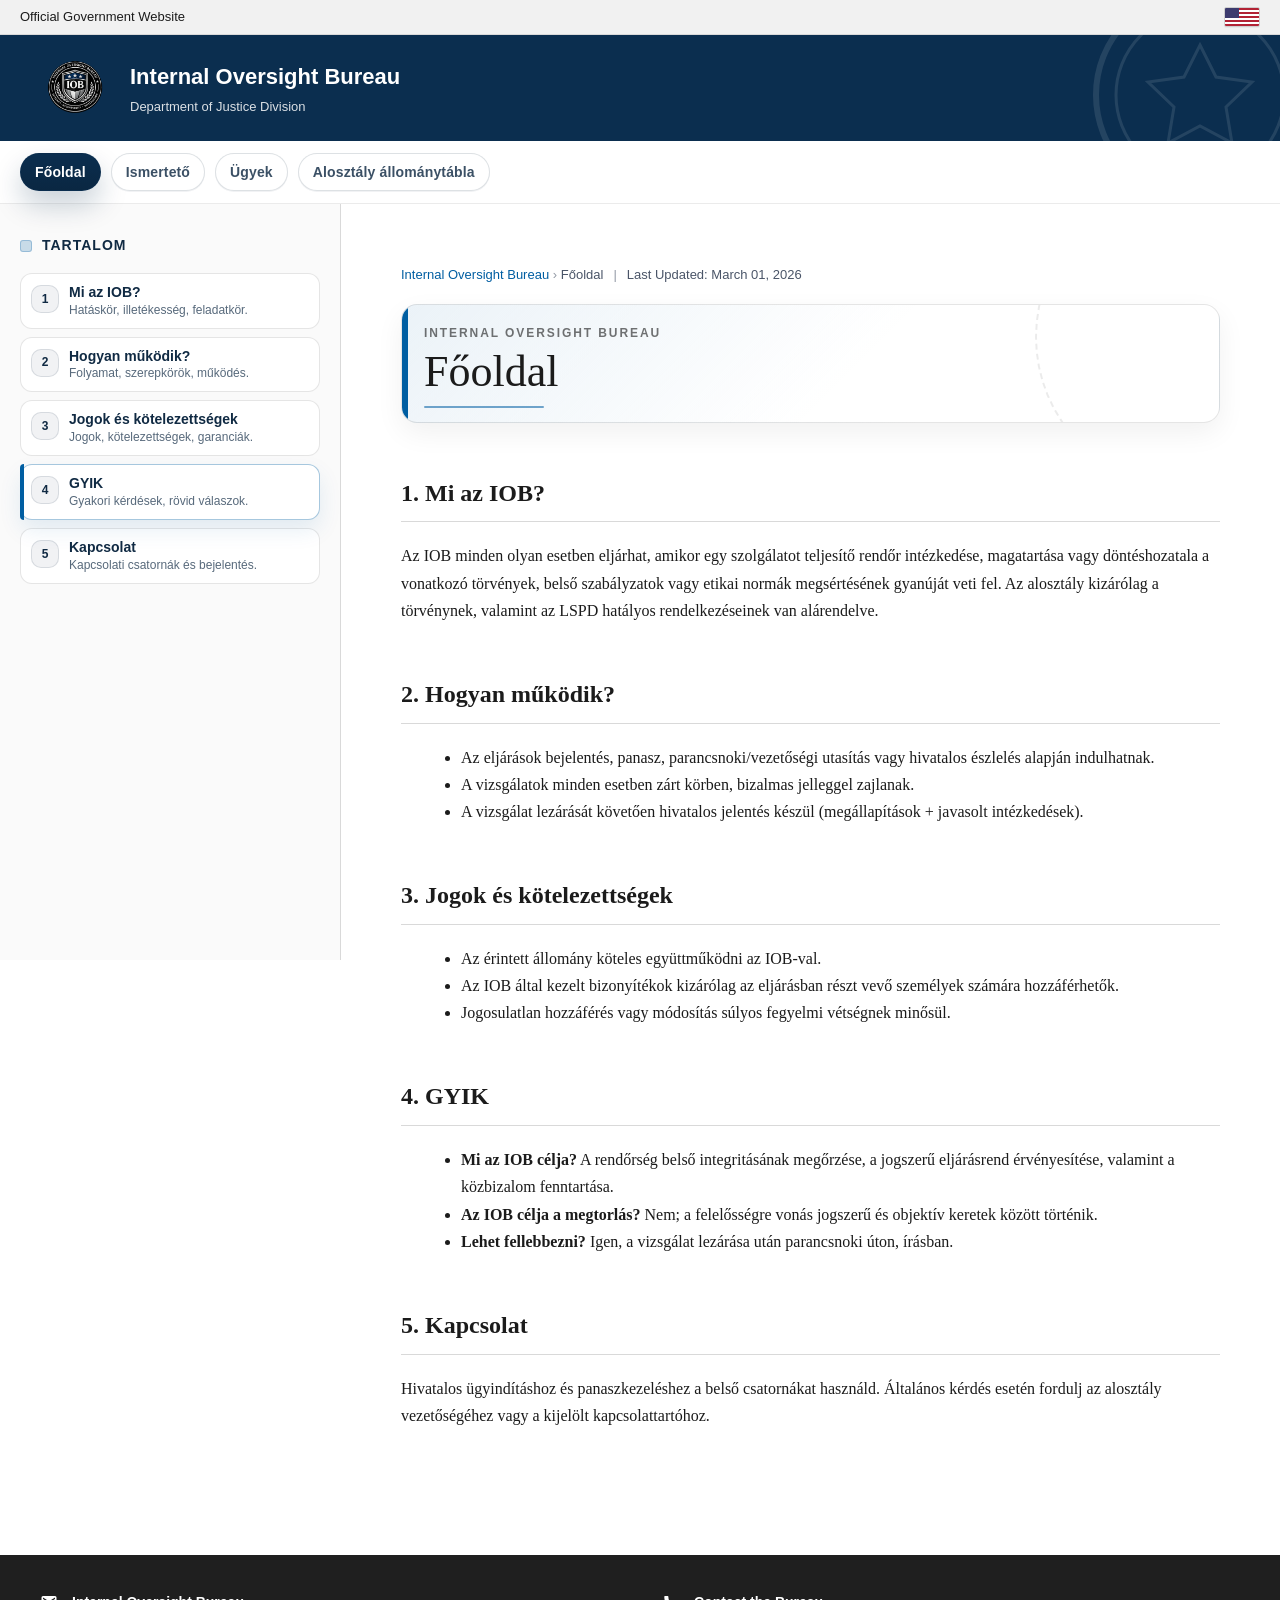
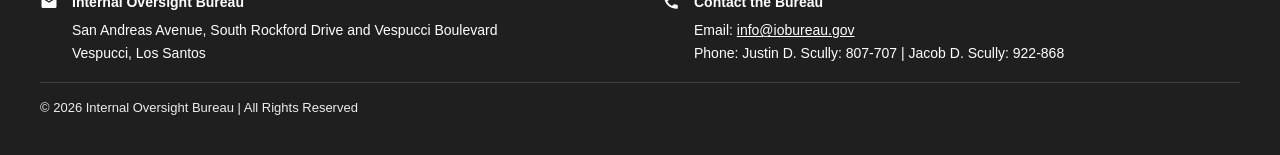
<file: index.html>
<!DOCTYPE html>
<!-- CSS: styles.css | JS: app.js -->
<html lang="hu">
<head>
<meta charset="utf-8"/>
<meta content="width=device-width, initial-scale=1.0" name="viewport"/>
<title>Internal Oversight Bureau</title>

<link rel="stylesheet" href="styles.css"/>
</head>
<body>
<div class="govbar">
<div class="govbar-left">
<span>Official Government Website</span>
</div>
<span aria-hidden="true" class="govbar-flag"></span>
</div>
<div class="header">
<div class="header-inner">
<img alt="IOB Logo" src="iob-logo.png"/>
<div class="header-text">
<strong>Internal Oversight Bureau</strong>
<span>Department of Justice Division</span>
</div>
</div>
</div>
<div aria-label="Fő navigáció" class="topnav" role="navigation">
<div class="topnav-inner">
<button class="navbtn active" data-target="home" type="button">Főoldal</button>
<button class="navbtn" data-target="ismerteto" type="button">Ismertető</button>
<button class="navbtn" data-target="ugyek" type="button">Ügyek</button>
<button class="navbtn" data-target="allomanytabla" type="button">Alosztály állománytábla</button>
</div>
</div>
<section aria-label="Főoldal" class="page active" id="page-home">
<div class="main">
<div class="sidebar">
<h3>Tartalom</h3>
<nav class="toc" aria-label="Tartalomjegyzék">
<a href="#info-miert" class="toc-link"><span class="toc-num">1</span><span class="toc-text"><span class="toc-label">Mi az IOB?</span><span class="toc-sub">Hatáskör, illetékesség, feladatkör.</span></span></a>
<a href="#info-mukodes" class="toc-link"><span class="toc-num">2</span><span class="toc-text"><span class="toc-label">Hogyan működik?</span><span class="toc-sub">Folyamat, szerepkörök, működés.</span></span></a>
<a href="#info-jogok" class="toc-link"><span class="toc-num">3</span><span class="toc-text"><span class="toc-label">Jogok és kötelezettségek</span><span class="toc-sub">Jogok, kötelezettségek, garanciák.</span></span></a>
<a href="#info-gyik" class="toc-link"><span class="toc-num">4</span><span class="toc-text"><span class="toc-label">GYIK</span><span class="toc-sub">Gyakori kérdések, rövid válaszok.</span></span></a>
<a href="#info-kapcsolat" class="toc-link"><span class="toc-num">5</span><span class="toc-text"><span class="toc-label">Kapcsolat</span><span class="toc-sub">Kapcsolati csatornák és bejelentés.</span></span></a>
</nav>
</div>
<div class="content">
<div aria-label="Oldal információ" class="meta">
<span><a href="#" class="meta-home" data-goto="home">Internal Oversight Bureau</a> <span class="sep">›</span> <span>Főoldal</span></span>
<span class="sep">|</span>
<span>Last Updated: March 01, 2026</span>
</div>


<div class="simple-hero" aria-label="Főoldal kiemelés">
  <div class="simple-hero__kicker">INTERNAL OVERSIGHT BUREAU</div>
  <div class="simple-hero__title">Főoldal</div>
  <div class="simple-hero__line"></div>
</div>

<h2 id="info-miert">1. Mi az IOB?</h2>
<p>
        Az IOB minden olyan esetben eljárhat, amikor egy szolgálatot teljesítő rendőr intézkedése, magatartása vagy döntéshozatala a vonatkozó törvények, belső szabályzatok vagy etikai normák megsértésének gyanúját veti fel.
        Az alosztály kizárólag a törvénynek, valamint az LSPD hatályos rendelkezéseinek van alárendelve.
      </p>
<h2 id="info-mukodes">2. Hogyan működik?</h2>
<ul>
<li>Az eljárások bejelentés, panasz, parancsnoki/vezetőségi utasítás vagy hivatalos észlelés alapján indulhatnak.</li>
<li>A vizsgálatok minden esetben zárt körben, bizalmas jelleggel zajlanak.</li>
<li>A vizsgálat lezárását követően hivatalos jelentés készül (megállapítások + javasolt intézkedések).</li>
</ul>
<h2 id="info-jogok">3. Jogok és kötelezettségek</h2>
<ul>
<li>Az érintett állomány köteles együttműködni az IOB-val.</li>
<li>Az IOB által kezelt bizonyítékok kizárólag az eljárásban részt vevő személyek számára hozzáférhetők.</li>
<li>Jogosulatlan hozzáférés vagy módosítás súlyos fegyelmi vétségnek minősül.</li>
</ul>
<h2 id="info-gyik">4. GYIK</h2>
<ul>
<li><strong>Mi az IOB célja?</strong> A rendőrség belső integritásának megőrzése, a jogszerű eljárásrend érvényesítése, valamint a közbizalom fenntartása.</li>
<li><strong>Az IOB célja a megtorlás?</strong> Nem; a felelősségre vonás jogszerű és objektív keretek között történik.</li>
<li><strong>Lehet fellebbezni?</strong> Igen, a vizsgálat lezárása után parancsnoki úton, írásban.</li>
</ul>
<h2 id="info-kapcsolat">5. Kapcsolat</h2>
<p>
        Hivatalos ügyindításhoz és panaszkezeléshez a belső csatornákat használd. Általános kérdés esetén fordulj az alosztály vezetőségéhez vagy a kijelölt kapcsolattartóhoz.
      </p>
</div>
</div>
</section>
<section aria-label="Ismertető" class="page" id="page-ismerteto">
<div class="main">
<div class="sidebar">
<div class="searchbox">
<div class="findbar">
<input id="infoSearch" placeholder="Keresés az ismertetőben…" type="search"/>
<button aria-label="Előző találat" id="findPrev" title="Előző találat (Shift+Enter)" type="button">◀</button>
<button aria-label="Következő találat" id="findNext" title="Következő találat (Enter)" type="button">▶</button>
</div>
</div>
<h3>Tartalom</h3>
<nav class="toc" aria-label="Ismertető tartalomjegyzék">
<a href="#ism-hatoskor" class="toc-link"><span class="toc-num">I</span><span class="toc-text"><span class="toc-label">Hatáskör</span><span class="toc-sub">Illetékesség, ügykörök, jogosultságok.</span></span></a>
<a href="#ism-eljarasrend" class="toc-link"><span class="toc-num">II</span><span class="toc-text"><span class="toc-label">Eljárásrend</span><span class="toc-sub">Indítás, lefolytatás, dokumentálás.</span></span></a>
<a href="#ism-alapelvek" class="toc-link"><span class="toc-num">III</span><span class="toc-text"><span class="toc-label">Alapelvek</span><span class="toc-sub">Pártatlanság, titoktartás, jogkövetés.</span></span></a>
<a href="#ism-szervezet" class="toc-link"><span class="toc-num">IV</span><span class="toc-text"><span class="toc-label">Szervezeti felépítés</span><span class="toc-sub">Rangstruktúra és felelősségi körök.</span></span></a>
<a href="#ism-vizsgalat" class="toc-link"><span class="toc-num">V</span><span class="toc-text"><span class="toc-label">Vizsgálati folyamat</span><span class="toc-sub">Lépések, meghallgatások, zárás.</span></span></a>
<a href="#ism-fegyelmi" class="toc-link"><span class="toc-num">VI</span><span class="toc-text"><span class="toc-label">Fegyelmi intézkedések</span><span class="toc-sub">Lehetséges intézkedések és javaslatok.</span></span></a>
<a href="#ism-fellebbezes" class="toc-link"><span class="toc-num">VII</span><span class="toc-text"><span class="toc-label">Fellebbezés</span><span class="toc-sub">Felülvizsgálati rend, parancsnoki út.</span></span></a>
<a href="#ism-sablonok" class="toc-link"><span class="toc-num">VIII</span><span class="toc-text"><span class="toc-label">Dokumentum sablonok</span><span class="toc-sub">Űrlapok, jegyzőkönyv, jelentés sablonok.</span></span></a>
<a href="#ism-titoktartas" class="toc-link"><span class="toc-num">IX</span><span class="toc-text"><span class="toc-label">Titoktartás</span><span class="toc-sub">Bizalmas kezelés, összeférhetetlenség.</span></span></a>
<a href="#ism-nyilvanossag" class="toc-link"><span class="toc-num">X</span><span class="toc-text"><span class="toc-label">Nyilvánosság</span><span class="toc-sub">Kiadás, anonimizálás, kivonatolás.</span></span></a>
</nav>
</div>
<div class="content" id="infoContent">
<div aria-label="Oldal információ" class="meta">
<span><a href="#" class="meta-home" data-goto="home">Internal Oversight Bureau</a> <span class="sep">›</span> <span>Ismertető</span></span>
<span class="sep">|</span>
<span>Last Updated: March 01, 2026</span>
</div>

<div class="hero-card" aria-label="Ismertető összefoglaló">
  <div class="hero-card-inner">
    <div class="hero-kicker">INTERNAL OVERSIGHT BUREAU • GUIDELINES</div>
    <div class="hero-title" style="font-size:46px;">Ismertető</div>
    <p class="hero-sub">
      Ez az oldal az IOB hatáskörét, az eljárási lépéseket, az alapelveket és a nyilvánosságra vonatkozó kereteket foglalja össze. Kereséshez használd a bal oldali mezőt.
    </p>

    <div class="hero-row" aria-label="Kiemelt elvek">
      <span class="pill"><span class="dot"></span>Jogkövetés</span>
      <span class="pill"><span class="dot"></span>Tárgyilagosság</span>
      <span class="pill"><span class="dot"></span>Arányosság</span>
      <span class="pill"><span class="dot"></span>Titoktartás</span>
      <span class="pill"><span class="dot"></span>Nyilvános kivonat</span>
    </div>

    <div class="section-cards" aria-label="Gyors áttekintés">
      <div class="section-card">
        <h4>Hatáskör</h4>
        <p>Minden olyan ügy, ahol jogsértés, etikai vétség vagy belső szabályzatsértés gyanúja merül fel.</p>
      </div>
      <div class="section-card">
        <h4>Folyamat</h4>
        <p>Ügyindítás → előzetes értékelés → vizsgálat → zárás → (kivonat közzététele, ha kiadható).</p>
      </div>
      <div class="section-card">
        <h4>Jogok</h4>
        <p>Az érintettek tájékoztatása, meghallgatása, és a döntések felülvizsgálatának (fellebbezés) rendje.</p>
      </div>
    </div>
  </div>
</div>

<h2 id="ism-hatoskor">I. Hatáskör és illetékesség</h2>
<p>Az IOB hatáskörébe tartozik minden olyan ügy kivizsgálása, amely az alábbiakat érintheti:</p>
<ul>
<li>rendőri túlkapás vagy indokolatlan erőalkalmazás</li>
<li>korrupció, vesztegetés vagy hivatali visszaélés</li>
<li>szolgálati szabályzat megsértése</li>
<li>bizonyítékok eltitkolása, manipulálása vagy jogellenes kezelése</li>
<li>civil vagy állományi panaszok kivizsgálása</li>
<li>belső ellenőrzések és vizsgálatok lefolytatása</li>
</ul>
<p>
        Az IOB jogosult bármely rendőri állományba tartozó személy meghallgatására, szolgálati dokumentumok, jelentések és egyéb releváns anyagok bekérésére és elemzésére.
      </p>
<h2 id="ism-eljarasrend">II. Eljárásrend</h2>
<ul>
<li>Az eljárások bejelentés, panasz, parancsnoki/vezetőségi utasítás vagy hivatalos észlelés alapján indulhatnak.</li>
<li>A vizsgálatok minden esetben zárt körben, bizalmas jelleggel zajlanak.</li>
<li>Az érintett állomány köteles együttműködni az IOB-val.</li>
<li>A vizsgálat lezárását követően hivatalos jelentés készül, amely tartalmazza a megállapításokat és az alkalmazható intézkedésekre vonatkozó javaslatokat.</li>
</ul>
<p>
        Az IOB által kezelt bizonyítékok kizárólag az eljárásban részt vevő személyek számára hozzáférhetők. Jogosulatlan hozzáférés vagy módosítás súlyos fegyelmi vétségnek minősül.
      </p>
<h2 id="ism-alapelvek">III. Alapelvek</h2>
<p>Az Internal Oversight Bureau működését az alábbi alapelvek határozzák meg:</p>
<ul>
<li><strong>Pártatlanság</strong> – rangra, beosztásra vagy szolgálati múltra tekintet nélkül</li>
<li><strong>Titoktartás</strong> – a vizsgálatok teljes időtartama alatt</li>
<li><strong>Jogszabálykövetés</strong> – minden eljárás a hatályos törvények és belső szabályzatok szerint</li>
<li><strong>Szakmaiság</strong> – az eljárások dokumentált, ellenőrizhető módon zajlanak</li>
</ul>
<h2 id="ism-szervezet">IV. Szervezeti felépítés és rangstruktúra</h2>
<h3>1. Belső ellenőrzés igazgatója</h3>
<p>Az Internal Oversight Bureau vezetője. Feladatköre:</p>
<ul>
<li>az IOB teljes működésének felügyelete</li>
<li>vizsgálatok engedélyezése és lezárása</li>
<li>jelentések jóváhagyása és továbbítása a parancsnokság/vezetőség felé</li>
<li>fegyelmi intézkedésekre vonatkozó javaslatok megtétele</li>
</ul>
<h3>2. Igazgatóhelyettes</h3>
<p>A Director helyettese, operatív vezető. Feladatköre:</p>
<ul>
<li>aktív vizsgálatok koordinálása</li>
<li>investigatorok munkájának felügyelete</li>
<li>belső minőségellenőrzés</li>
<li>a Director távollétében teljes jogkörrel eljár</li>
</ul>
<h3>3. Senior Investigator</h3>
<p>Tapasztalt nyomozó, kiemelt ügyek kezelője. Feladatköre:</p>
<ul>
<li>komplex és súlyos ügyek kivizsgálása</li>
<li>kihallgatások vezetése</li>
<li>junior investigatorok mentorálása</li>
<li>részletes elemző jelentések készítése</li>
</ul>
<h3>4. Investigator</h3>
<p>Az IOB alapállománya. Feladatköre:</p>
<ul>
<li>panaszok kivizsgálása</li>
<li>bizonyítékgyűjtés és dokumentáció</li>
<li>meghallgatások lefolytatása</li>
<li>jelentések előkészítése</li>
</ul>
<h2 id="ism-vizsgalat">V. Eljárásrend – Vizsgálati folyamat</h2>
<h3>Jogi képviselet és jogi jelenlét a meghallgatások során</h3>
<p>
        Az Internal Oversight Bureau által lefolytatott meghallgatások során a meghallgatott rendőri állomány tagjának joga van törvényes rendőri jogi képviselethez.
      </p>
<p>Ennek keretében:</p>
<ul>
<li>a meghallgatott rendőr kérésére jelen lehet egy szolgálatban lévő, jogi képviseletre jogosult rendőr, aki a meghallgatás során jogi képviselőként jár el,</li>
<li>a jogi képviselő feladata a meghallgatott személy jogainak védelme, valamint az eljárás jogszerűségének biztosítása,</li>
<li>a jogi képviselő nem akadályozhatja a meghallgatás menetét, és nem befolyásolhatja a tanúvallomást,</li>
<li>a jogi képviselő jogosult észrevételeket tenni, valamint jogi kifogást emelni az eljárás során,</li>
<li>a meghallgatás megtagadása vagy akadályozása fegyelmi következményeket vonhat maga után.</li>
</ul>
<p>
        A jogi képviselet jelenléte nem akadálya az eljárás lefolytatásának, azonban annak hiánya nem szolgálhat az eljárás jogellenességének alapjául,
        amennyiben a meghallgatott személy a képviseletről önként lemondott.
      </p>
<h3>Összeférhetetlenség</h3>
<p>
        Az Internal Oversight Bureau állományának tagja nem vehet részt olyan vizsgálatban, amelyben személyes, szolgálati vagy egyéb érintettsége merül fel.
        Az összeférhetetlenséget haladéktalanul jelenteni kell a felettesnek, aki az ügyet más investigatorhoz rendeli.
      </p>
<h3>1. Ügyindítás</h3>
<p>Vizsgálat indítható:</p>
<ul>
<li>civil panasz alapján</li>
<li>állományi bejelentés útján</li>
<li>parancsnoki utasításra</li>
<li>hivatalos észlelés alapján</li>
</ul>
<p>Minden ügy egyedi IOB-ügyszámot kap.</p>
<h3>2. Előzetes értékelés</h3>
<p>Az IOB megvizsgálja:</p>
<ul>
<li>a panasz megalapozottságát</li>
<li>a hatáskör fennállását</li>
<li>az azonnali intézkedés szükségességét</li>
</ul>
<h3>3. Vizsgálati szakasz</h3>
<p>A vizsgálat során:</p>
<ul>
<li>jelentés(ek) elemzése</li>
<li>érintett személyek meghallgatása</li>
<li>tanúk meghallgatása</li>
<li>szolgálati iratok ellenőrzése</li>
<li>az érintett állomány együttműködésre köteles</li>
</ul>
<h3>4. Zárójelentés</h3>
<p>A vizsgálat végén hivatalos jelentés készül, amely tartalmazza:</p>
<ul>
<li>a ténymegállapításokat</li>
<li>az eset jogi és szabályzati értékelését</li>
<li>az ajánlott intézkedést</li>
</ul>
<h2 id="ism-fegyelmi">VI. Fegyelmi intézkedések – javaslati rendszer</h2>
<p>Az IOB az alábbi intézkedésekre tehet javaslatot:</p>
<ul>
<li>szóbeli vagy írásbeli figyelmeztetés</li>
<li>kötelező továbbképzés</li>
<li>ideiglenes felfüggesztés</li>
<li>lefokozás</li>
<li>szolgálati viszony megszüntetése</li>
<li>az ügy lezárása intézkedés nélkül</li>
</ul>
<p>A végső döntés a parancsnoki/vezetőségi állomány hatáskörébe tartozik.</p>
<h2 id="ism-fellebbezes">VII. Fellebbezési jog és eljárásrend</h2>
<p>
        Az IOB által lefolytatott vizsgálat lezárását követően az érintett személy jogosult a megállapításokkal, illetve az ajánlott intézkedésekkel szemben parancsnoki úton fellebbezést benyújtani.
      </p>
<p>A fellebbezés kizárólag írásos formában nyújtható be, és annak tartalmaznia kell:</p>
<ul>
<li>a vitatott megállapítások pontos megjelölését</li>
<li>a fellebbezés indokait</li>
<li>az esetlegesen hivatkozott új körülményeket vagy bizonyítékokat</li>
</ul>
<p>
        A fellebbezés benyújtása nem függeszti fel automatikusan az IOB által javasolt intézkedések végrehajtását,
        kivéve, ha azt az illetékes parancsnoki szint kifejezetten engedélyezi.
      </p>
<p>A parancsnoki állomány a fellebbezés elbírálása során jogosult:</p>
<ul>
<li>az IOB megállapításait helybenhagyni</li>
<li>az ajánlott intézkedéseket módosítani</li>
<li>az ügy további vizsgálatát elrendelni</li>
<li>vagy a megállapításokat hatályon kívül helyezni</li>
</ul>
<p>
        A parancsnoki döntés véglegesnek minősül, és az ügy lezárását követően az IOB nyilvántartásában rögzítésre kerül.
      </p>
<h2 id="ism-sablonok">VIII. Hivatalos dokumentum sablonok</h2>
<h3>1. Panaszbejelentő lap — Internal Oversight Bureau – Complaint Form</h3>
<ul>
<li>Bejelentő neve:</li>
<li>Elérhetőség:</li>
<li>Érintett rendőr neve / azonosítója:</li>
<li>Dátum és időpont:</li>
<li>Helyszín:</li>
<li>Esemény részletes leírása:</li>
<li>Csatolt bizonyítékok:</li>
</ul>
<h3>2. Meghallgatási jegyzőkönyv — Internal Oversight Bureau – Interview Record</h3>
<ul>
<li>Ügyszám:</li>
<li>Meghallgatott személy neve / rendfokozata:</li>
<li>Meghallgatás dátuma és helye:</li>
<li>Jelenlévők:</li>
<li>Jegyzőkönyv tartalma:</li>
<li>Aláírás:</li>
<li>Dátum:</li>
</ul>
<h3>3. Zárójelentés sablon — Internal Oversight Bureau – Final Report</h3>
<ul>
<li>Ügyszám:</li>
<li>Vizsgálat tárgya:</li>
<li>Érintett személy(ek):</li>
<li>Vizsgálati időszak:</li>
<li>Megállapítások:</li>
<li>Értékelés:</li>
<li>Ajánlott intézkedés:</li>
<li>Jóváhagyta: Director / Igazgatóhelyettes</li>
<li>Dátum:</li>
</ul>
<h2 id="ism-titoktartas">IX. Titoktartási és magatartási szabályok</h2>
<p>Az IOB állományának tagjai kötelesek:</p>
<ul>
<li>a vizsgálatokkal kapcsolatos információkat bizalmasan kezelni</li>
<li>pártatlanul és elfogulatlanul eljárni</li>
<li>szolgálati visszaélést haladéktalanul jelenteni</li>
<li>elkerülni minden összeférhetetlenséget</li>
</ul>
<p>A titoktartás megszegése önálló fegyelmi eljárást von maga után.</p>

<h2 id="ism-nyilvanossag">X. Nyilvánosság és adatkiadási szabályzat</h2>

<p>
  Az ügy lezárása <strong>önmagában nem</strong> jelenti azt, hogy az ügy teljes iratanyaga automatikusan nyilvános. Az Egyesült Államok gyakorlatában
  a nyilvánosságra hozatal elvi alapját a <em>Freedom of Information Act</em> (FOIA) szemlélete, valamint az állami és helyi <em>public records</em>
  szabályok adják: az adatok főszabály szerint hozzáférhetők, <strong>kivéve</strong> ha a kiadás jogszabályi kivételbe ütközik, vagy aránytalanul sérti
  személyiségi jogokat, illetve a rendvédelmi érdekeket.
</p>

<p>
  Ennek megfelelően az IOB a lezárt ügyek kapcsán alapvetően <strong>kivonatolt (summary)</strong> és/vagy <strong>anonimizált (redacted)</strong> tájékoztatást adhat,
  amely a transzparenciát szolgálja, de nem veszélyezteti az intézményi integritást, a bizonyítékok épségét, a tanúk védelmét és a személyes adatok biztonságát.
</p>

<h3>1. Mi minősülhet kiadható információnak?</h3>
<ul>
  <li>az ügy típusa és tárgya (pl. panasz, szabályszegés típusa, eljárási kategória);</li>
  <li>a vizsgálat lezárásának ténye és időpontja;</li>
  <li>az alkalmazott eljárásrend rövid leírása (meghallgatások száma, vizsgált dokumentumkör – részletek nélkül);</li>
  <li>a megállapítás minősítése (pl. megalapozott / részben megalapozott / nem megalapozott);</li>
  <li>az alkalmazott intézkedés típusa (pl. figyelmeztetés, felfüggesztés, fegyelmi javaslat) – személyazonosítás nélkül, ha szükséges.</li>
</ul>

<h3>2. Mi az, ami jellemzően nem adható ki?</h3>
<ul>
  <li><strong>személyes adatok</strong> (név, cím, azonosítók, elérhetőségek, egészségügyi/szenzitív információk);</li>
  <li><strong>tanúvallomások</strong>, bejelentők és informátorok azonosítására alkalmas részletek;</li>
  <li><strong>bűnüldözési</strong> vagy operatív módszerek, belső eljárási biztonsági protokollok;</li>
  <li><strong>bizonyítékok</strong> teljes tartalma (nyers felvételek, részletes jegyzőkönyvek, belső elemzések), ha az sértené a bizonyítás integritását;</li>
  <li>folyamatban lévő vagy kapcsolódó eljárásokat érintő anyagok (párhuzamos fegyelmi/büntetőeljárás, peres eljárás);</li>
  <li>olyan belső értékelések/ajánlások, amelyek kiadása aránytalan intézményi kockázatot jelentene.</li>
</ul>

<h3>3. Anonimizálás és kivonatolás elvei</h3>
<p>
  Amennyiben tájékoztatás kiadható, az IOB elsődlegesen <strong>anonimizált kivonatot</strong> ad ki. Ez azt jelenti, hogy az iratanyag azon részei kerülnek
  megosztásra, amelyek a közérdeket szolgálják (pl. megállapítások és intézkedések), miközben minden azonosító, személyre visszavezethető adat, valamint
  védendő operatív részlet kitakarásra vagy kihagyásra kerül.
</p>

<h3>4. Mérlegelés és intézményi integritás</h3>
<p>
  Az IOB a kiadhatóság vizsgálatakor <strong>mérlegeli</strong> a transzparencia érdekét a személyiségi jogokkal és a rendvédelmi érdekekkel szemben.
  A nyilvánosságra hozatal nem eredményezheti a tanúk vagy érintettek veszélyeztetését, a bizonyítékok manipulálhatóságát, illetve a szervezet működésének
  operatív gyengítését.
</p>

<h3>5. Adatkérés és válaszadás rendje (összefoglaló)</h3>
<ul>
  <li>Az adatkérés írásban nyújtható be, megjelölve az ügy azonosítható adatait (időszak, tárgy, hivatkozás).</li>
  <li>Az IOB előzetes vizsgálatot végez a kiadhatóságról, és szükség esetén anonimizálási/kivonatolási eljárást alkalmaz.</li>
  <li>Elutasítás esetén rövid indokolás készül (pl. adatvédelmi ok, folyamatban lévő eljárás, bűnüldözési kivétel).</li>
</ul>

</div>
</div>
</section>
<section aria-label="Ügyek" class="page" id="page-ugyek">
  <div class="main">
    <div class="content">
<div aria-label="Oldal információ" class="meta">
        <span><a href="#" class="meta-home" data-goto="home">Internal Oversight Bureau</a> <span class="sep">›</span> <span>Ügyek</span></span>
        <span class="sep">|</span>
        <span>Last Updated: March 01, 2026</span>
      </div>

      <div class="cases-hero">
        <div>
          <div class="cases-hero-title">Case Dashboard / Ügykezelő</div>
          <div class="cases-hero-sub">
            Ügyek nyomon követése státusz, prioritás, felelős és aktivitás alapján. Kattints egy ügyre a részletes&nbsp;dossziéhoz.
          </div>
        </div>
        <div class="cases-hero-badges">
          </div>
      </div>

      
      

      <div class="cases-toolbar" aria-label="Keresés és rendezés">
  <div class="toolbar-left">
    <label class="toolbar-label" for="caseSearchTop">Keresés</label>
    <input id="caseSearchTop" type="search" placeholder="Keresés (ügyszám / cím / kulcsszó)..." />
  </div>
  <div class="toolbar-right">
    <label class="toolbar-label" for="caseSortTop">Rendezés</label>
    <select id="caseSortTop">
      <option value="closed_desc">Lezárás dátuma (↓)</option>
      <option value="closed_asc">Lezárás dátuma (↑)</option>
      <option value="id_asc">Ügyszám (A→Z)</option>
      <option value="title_asc">Cím (A→Z)</option>
    </select>
  </div>
</div>

<div class="cases-panel" aria-label="Lezárt ügyek">
  <div class="panel-head">
    <div>
      <div class="panel-title">Lezárt ügyek</div>
      <div class="panel-sub" id="caseCount">—</div>
    </div>
    <div class="cases-mini">
      <span class="pill status-closed"><span class="dot"></span>Csak lezárt</span>
    </div>
  </div>

  <div class="cases-table-wrap">
    <table class="cases-table" aria-label="Lezárt ügyek táblázat">
      <thead>
        <tr>
          <th>Ügyszám</th>
          <th>Cím</th>
          <th>Lezárás</th>
          <th>Megállapítás</th>
          <th>Kivonat</th>
        </tr>
      </thead>
      <tbody id="caseTableBody"></tbody>
    </table>
  </div>
</div>
    </div>
  </div>
</section>
<section aria-label="Alosztály állománytábla" class="page" id="page-allomanytabla">
<div class="main">
<div class="content">
<div class="bureau-hero" aria-label="Alosztály állománytábla fejléc">
  <div class="hero-kicker">Internal Oversight Bureau • Személyzeti nyilvántartás</div>
  <h1 class="hero-title">Alosztály állománytábla</h1>
  <p class="hero-sub">
    Operatív állomány és vezetői struktúra – kattints a névre a részletes profilkártyához.
  </p>
  <div class="hero-meta">
    <span class="bureau-pill"><span class="bureau-dot"></span>Státusz: Aktív nyilvántartás</span>
    <span class="bureau-pill"><span class="bureau-dot blue"></span>Egység: IOB</span>
    
  </div>
  <div class="bureau-divider" aria-hidden="true"></div>
</div>

<h2 id="tabla">Állománytábla</h2>
<table aria-label="Állománytábla" class="roster-table">
<thead>
<tr>
<th>Kép</th>
<th>Név</th>
<th>Beosztás</th>
<th>Osztály</th>
<th>Státusz</th>
</tr>
</thead>
<tbody><tr>
<td><img alt="Justin D. Scully profilkép" class="roster-avatar" src="justin1.png"/></td>
<td class="roster-name"><button class="roster-name-btn" data-person="justin" type="button">Justin D. Scully</button></td>
<td class="roster-role"><span class="rank-wrap"><span class="rank-badge rank-director">Igazgató</span></span></td>
<td><span class="dept-iob">IOB</span></td>
<td><span class="status-active">Aktív</span></td>
</tr><tr class="roster-detail" data-person-detail="justin" hidden=""><td colspan="5"><div aria-label="Justin D. Scully profil" class="profile-card" role="region"><div class="profile-top"><img alt="Justin D. Scully portré" class="profile-avatar" src="justin1.png"/><div class="profile-meta"><div class="profile-name">Justin D. Scully</div><div class="profile-role">Belső ellenőrzés igazgatója</div><div class="profile-chips"><span class="chip chip-dept">IOB</span><span class="chip chip-status">Aktív</span></div></div></div><div class="profile-grid"><div class="profile-field"><div class="profile-label">Beosztás</div><div class="profile-value">Belső ellenőrzés igazgatója</div></div><div class="profile-field"><div class="profile-label">Részleg</div><div class="profile-value">IOB</div></div><div class="profile-field"><div class="profile-label">Hozzáférési szint</div><div class="profile-value"><span class="clearance-badge">VEZETŐI</span></div></div><div class="profile-field"><div class="profile-label">Status</div><div class="profile-value">Aktív</div></div><div class="profile-field"><div class="profile-label">Station</div><div class="profile-value">Vespucci Boulevard PD</div></div><div class="profile-field"><div class="profile-label">Telefonszám</div><div class="profile-value">807-707</div></div><div class="profile-field"><div class="profile-label">Születési dátum</div><div class="profile-value">2000-12-29</div></div><div class="profile-field"><div class="profile-label">Állampolgárság</div><div class="profile-value">Amerikai</div></div><div class="profile-field"><div class="profile-label">Nem</div><div class="profile-value">Férfi</div></div><div class="profile-field"><div class="profile-label">Hobbi</div><div class="profile-value">Horgászat, Foci, Kosárlabda</div></div></div><div class="profile-bio">„Becsület nélkül a korona puszta fém.”</div></div></td></tr><tr>
<td><img alt="Jacob D. Scully profilkép" class="roster-avatar" src="jacob1.png"/></td>
<td class="roster-name"><button class="roster-name-btn" data-person="jacob" type="button">Jacob D. Scully</button></td>
<td class="roster-role"><span class="rank-wrap"><span class="rank-badge rank-director">Igazgató</span></span></td>
<td><span class="dept-iob">IOB</span></td>
<td><span class="status-active">Aktív</span></td>
</tr><tr class="roster-detail" data-person-detail="jacob" hidden=""><td colspan="5"><div aria-label="Jacob D. Scully profil" class="profile-card" role="region"><div class="profile-top"><img alt="Jacob D. Scully portré" class="profile-avatar" src="jacob1.png"/><div class="profile-meta"><div class="profile-name">Jacob D. Scully</div><div class="profile-role">Belső ellenőrzés igazgatója</div><div class="profile-chips"><span class="chip chip-dept">IOB</span><span class="chip chip-status">Aktív</span></div></div></div><div class="profile-grid"><div class="profile-field"><div class="profile-label">Beosztás</div><div class="profile-value">Belső ellenőrzés igazgatója</div></div><div class="profile-field"><div class="profile-label">Részleg</div><div class="profile-value">IOB</div></div><div class="profile-field"><div class="profile-label">Hozzáférési szint</div><div class="profile-value"><span class="clearance-badge">VEZETŐI</span></div></div><div class="profile-field"><div class="profile-label">Status</div><div class="profile-value">Aktív</div></div><div class="profile-field"><div class="profile-label">Station</div><div class="profile-value">Vespucci Boulevard PD</div></div><div class="profile-field"><div class="profile-label">Telefonszám</div><div class="profile-value">922-868</div></div><div class="profile-field"><div class="profile-label">Születési dátum</div><div class="profile-value">2000-12-29</div></div><div class="profile-field"><div class="profile-label">Állampolgárság</div><div class="profile-value">Amerikai</div></div><div class="profile-field"><div class="profile-label">Nem</div><div class="profile-value">Férfi</div></div><div class="profile-field"><div class="profile-label">Hobbi</div><div class="profile-value">Főzés, Filozófia</div></div></div><div class="profile-bio"><div class="profile-motto">„Az éj sötétje nem rejti el a bűnt, csak mélyíti.”</div></div></div></td></tr><tr>
<td><img alt="Bailey Rae Brady profilkép" class="roster-avatar" src="rae1.png"/></td>
<td class="roster-name"><button class="roster-name-btn" data-person="rae" type="button">Bailey Rae Brady</button></td>
<td class="roster-role"><span class="rank-wrap"><span class="rank-badge rank-deputy">Helyettes</span></span></td>
<td><span class="dept-iob">IOB</span></td>
<td><span class="status-active">Aktív</span></td>
</tr><tr class="roster-detail" data-person-detail="rae" hidden=""><td colspan="5"><div aria-label="Bailey Rae Brady profil" class="profile-card" role="region"><div class="profile-top"><img alt="Bailey Rae Brady portré" class="profile-avatar" src="rae1.png"/><div class="profile-meta"><div class="profile-name">Bailey Rae Brady</div><div class="profile-role">Igazgatóhelyettes</div><div class="profile-chips"><span class="chip chip-dept">IOB</span><span class="chip chip-status">Aktív</span></div></div></div><div class="profile-grid"><div class="profile-field"><div class="profile-label">Beosztás</div><div class="profile-value">Igazgatóhelyettes</div></div><div class="profile-field"><div class="profile-label">Részleg</div><div class="profile-value">IOB</div></div><div class="profile-field"><div class="profile-label">Hozzáférési szint</div><div class="profile-value"><span class="clearance-badge">IGAZGATÓI</span></div></div><div class="profile-field"><div class="profile-label">Status</div><div class="profile-value">Aktív</div></div><div class="profile-field"><div class="profile-label">Station</div><div class="profile-value">Vespucci Boulevard PD</div></div><div class="profile-field"><div class="profile-label">Telefonszám</div><div class="profile-value">946-614</div></div><div class="profile-field"><div class="profile-label">Születési dátum</div><div class="profile-value">1990-09-19</div></div><div class="profile-field"><div class="profile-label">Állampolgárság</div><div class="profile-value">Amerikai</div></div><div class="profile-field"><div class="profile-label">Nem</div><div class="profile-value">Nő</div></div><div class="profile-field"><div class="profile-label">Hobbi</div><div class="profile-value">Kosárlabda</div></div></div><div class="profile-bio">„Ki árulást vet, magányt arat.”</div></div></td></tr></tbody>
</table>
</div>
</div>
</section>
<div aria-label="Footer" class="footer" role="contentinfo">
<div class="footer-container">
<div class="footer-col">
<div class="footer-item">
<svg aria-hidden="true" class="footer-icon" focusable="false" viewbox="0 0 24 24">
<path d="M20 4H4a2 2 0 0 0-2 2v12a2 2 0 0 0 2 2h16a2 2 0 0 0 2-2V6a2 2 0 0 0-2-2zm0 4-8 5L4 8V6l8 5 8-5v2z" fill="currentColor"></path>
</svg>
<div>
<div class="footer-subtitle">Internal Oversight Bureau</div>
<div>San Andreas Avenue, South Rockford Drive and Vespucci Boulevard</div>
<div>Vespucci, Los Santos</div>
</div>
</div>
</div>
<div class="footer-col">
<div class="footer-item">
<svg aria-hidden="true" class="footer-icon" focusable="false" viewbox="0 0 24 24">
<path d="M6.62 10.79a15.05 15.05 0 0 0 6.59 6.59l2.2-2.2a1 1 0 0 1 1.01-.24c1.12.37 2.33.57 3.58.57a1 1 0 0 1 1 1V20a1 1 0 0 1-1 1C10.07 21 3 13.93 3 5a1 1 0 0 1 1-1h3.5a1 1 0 0 1 1 1c0 1.25.2 2.46.57 3.58a1 1 0 0 1-.24 1.01l-2.21 2.2z" fill="currentColor"></path>
</svg>
<div>
<div class="footer-subtitle">Contact the Bureau</div>
<div>Email: <a href="mailto:info@iobureau.gov">info@iobureau.gov</a></div>
<div>Phone: Justin D. Scully: 807-707 | Jacob D. Scully: 922-868</div>
</div>
</div>
</div>
</div>
<div class="footer-divider">
    © 2026 Internal Oversight Bureau | All Rights Reserved
  </div>
</div>
<script>
(function(){
  function updateChromeHeights(){
    const gov = document.querySelector(".govbar");
    const header = document.querySelector(".header");
    const nav = document.querySelector(".topnav");
    if(!gov || !header || !nav) return;

    const govH = gov.offsetHeight || 0;
    const headerH = header.offsetHeight || 0;
    const navH = nav.offsetHeight || 0;
    const total = govH + headerH + navH;

    document.documentElement.style.setProperty("--govbar-h", govH + "px");
    document.documentElement.style.setProperty("--header-h", headerH + "px");
    document.documentElement.style.setProperty("--topnav-h", navH + "px");
    document.documentElement.style.setProperty("--chrome-h", total + "px");
  }

  const buttons = Array.from(document.querySelectorAll(".navbtn"));
  const pages = {
    home: document.getElementById("page-home"),
    ismerteto: document.getElementById("page-ismerteto"),
    ugyek: document.getElementById("page-ugyek"),
    allomanytabla: document.getElementById("page-allomanytabla"),
  };

  function setActive(target){
    // toggle pages
    Object.keys(pages).forEach(k => pages[k].classList.toggle("active", k === target));
    // toggle buttons
    buttons.forEach(b => b.classList.toggle("active", b.dataset.target === target));
    // reset scroll for usability
    window.scrollTo({ top: 0, behavior: "auto" });

    if(target === "ismerteto"){
      bindIsmertetoAnchors();
      initScrollAnimFor(document.getElementById("infoContent"));
    }

    if(target === "home"){
      bindHomeAnchors();
      initScrollAnimFor(document.querySelector("#page-home .content"));
    }
  
    if(target === "ugyek"){
      initScrollAnimFor(document.querySelector("#page-ugyek .content"));
    }
}

  buttons.forEach(btn => {
    btn.addEventListener("click", () => setActive(btn.dataset.target));
  });

  // --- SCROLL ANIM (HOME + ISMERTETŐ) ---
  const revealInitialized = new WeakSet();

  function initScrollAnimFor(container){
    if(!container || revealInitialized.has(container)) return;

    const targets = Array.from(container.querySelectorAll(
      "h1, h2, h3, p, ul, table, img, .notice, .meta, .home-hero"
    ));

    targets.forEach(el => {
      if(!el.classList.contains("scroll-anim")) el.classList.add("scroll-anim");
    });

    const observer = new IntersectionObserver((entries) => {
      entries.forEach(entry => {
        if(entry.isIntersecting){
          entry.target.classList.add("in");
          observer.unobserve(entry.target);
        }
      });
    }, { root: null, threshold: 0.12 });

    targets.forEach(el => observer.observe(el));
    revealInitialized.add(container);
  }

  // Breadcrumb: always go back to Home
  document.addEventListener("click", function(e){
    const a = e.target.closest('a.meta-home, a[data-goto="home"]');
    if(!a) return;
    e.preventDefault();
    setActive("home");
  });



  // Smooth scroll for ismertető sidebar anchors
  function bindIsmertetoAnchors(){
    const links = Array.from(document.querySelectorAll("#page-ismerteto .sidebar a[href^='#']"));
    links.forEach(a => {
      a.addEventListener("click", (e) => {
        const href = a.getAttribute("href");
        const target = href ? document.querySelector(href) : null;
        if(target){
          e.preventDefault();
          target.scrollIntoView({ behavior: "smooth", block: "start" });
        }
      });
    });
  }

  // Főoldal sidebar anchors (smooth scroll)
  function bindHomeAnchors(){
    const links = Array.from(document.querySelectorAll("#page-home .sidebar a[href^='#']"));
    links.forEach(a => {
      a.addEventListener("click", (e) => {
        const href = a.getAttribute("href");
        const target = href ? document.querySelector(href) : null;
        if(target){
          e.preventDefault();
          target.scrollIntoView({ behavior: "smooth", block: "start" });
        }
      });
    });
  }

  // --- ISMERTETŐ SEARCH (CTRL+F STYLE) ---
  const searchInput = document.getElementById("infoSearch");
  const prevBtn = document.getElementById("findPrev");
  const nextBtn = document.getElementById("findNext");
  const countEl = document.getElementById("findCount");
  const infoContent = document.getElementById("infoContent");

  let originalHTML = infoContent ? infoContent.innerHTML : null;
  let matches = [];
  let current = -1;

  function updateCount(){
    if(!countEl) return;
    if(!matches.length) countEl.textContent = "0/0";
    else countEl.textContent = `${current + 1}/${matches.length}`;
  }

  function resetContent(){
    if(infoContent && originalHTML !== null){
      infoContent.innerHTML = originalHTML;
    }
    // Re-init scroll reveal after restoring pristine HTML
    initScrollAnimFor(infoContent);
    matches = [];
    current = -1;
    updateCount();
  }

  function focusCurrent(scroll){
    matches.forEach(m => m.classList.remove("current"));
    if(current < 0 || current >= matches.length){
      updateCount();
      return;
    }
    const m = matches[current];
    m.classList.add("current");
    updateCount();
    if(scroll) m.scrollIntoView({ behavior: "smooth", block: "center" });
  }

  function buildHighlights(query){
    if(!infoContent) return;
    // clear + restore original each time (so we don't nest marks)
    infoContent.innerHTML = originalHTML;
    // Re-init scroll reveal on the restored DOM
    initScrollAnimFor(infoContent);
    matches = [];
    current = -1;

    const q = (query || "").trim();
    if(!q){
      updateCount();
      return;
    }
    const qLower = q.toLowerCase();

    // Collect text nodes FIRST (important: don't mutate DOM while walking)
    const textNodes = [];
    const walker = document.createTreeWalker(infoContent, NodeFilter.SHOW_TEXT, {
      acceptNode(node){
        if(!node.nodeValue || !node.nodeValue.trim()) return NodeFilter.FILTER_REJECT;
        const p = node.parentElement;
        if(!p) return NodeFilter.FILTER_ACCEPT;
        const tag = p.tagName;
        if(tag === "SCRIPT" || tag === "STYLE" || tag === "NOSCRIPT") return NodeFilter.FILTER_REJECT;
        return NodeFilter.FILTER_ACCEPT;
      }
    });

    let node;
    while((node = walker.nextNode())){
      textNodes.push(node);
    }

    textNodes.forEach(textNode => {
      const text = textNode.nodeValue;
      const lower = text.toLowerCase();
      if(!lower.includes(qLower)) return;

      const frag = document.createDocumentFragment();
      let start = 0;
      let idx;

      while((idx = lower.indexOf(qLower, start)) !== -1){
        if(idx > start){
          frag.appendChild(document.createTextNode(text.slice(start, idx)));
        }
        const mark = document.createElement("mark");
        mark.textContent = text.slice(idx, idx + q.length);
        frag.appendChild(mark);
        matches.push(mark);
        start = idx + q.length;
      }

      if(start < text.length){
        frag.appendChild(document.createTextNode(text.slice(start)));
      }

      textNode.parentNode.replaceChild(frag, textNode);
    });

    if(matches.length){
      current = 0;
      focusCurrent(true);
    }else{
      updateCount();
    }
  }

  function nextMatch(){
    if(!matches.length) return;
    current = (current + 1) % matches.length;
    focusCurrent(true);
  }

  function prevMatch(){
    if(!matches.length) return;
    current = (current - 1 + matches.length) % matches.length;
    focusCurrent(true);
  }

  function isIsmertetoActive(){
    const page = document.getElementById("page-ismerteto");
    return page && page.classList.contains("active");
  }

  if(searchInput && infoContent){
    // live highlight like Ctrl+F
    searchInput.addEventListener("input", () => buildHighlights(searchInput.value));

    searchInput.addEventListener("keydown", (e) => {
      if(e.key === "Enter"){
        e.preventDefault();
        if(e.shiftKey) prevMatch();
        else nextMatch();
      }
      if(e.key === "Escape"){
        e.preventDefault();
        searchInput.value = "";
        resetContent();
      }
    });
  }

  if(prevBtn) prevBtn.addEventListener("click", prevMatch);
  if(nextBtn) nextBtn.addEventListener("click", nextMatch);

  // Ctrl+F focuses our finder when Ismertető is open
  document.addEventListener("keydown", (e) => {
    if((e.ctrlKey || e.metaKey) && (e.key === "f" || e.key === "F")){
      if(isIsmertetoActive() && searchInput){
        e.preventDefault();
        searchInput.focus();
        searchInput.select();
      }
    }
    // F3 / Shift+F3 navigation (optional)
    if(e.key === "F3"){
      if(isIsmertetoActive()){
        e.preventDefault();
        if(e.shiftKey) prevMatch();
        else nextMatch();
      }
    }
  });

  // Initial reveal + smooth anchors on Főoldal
  bindHomeAnchors();
  initScrollAnimFor(document.querySelector("#page-home .content"));

  // Sticky chrome sizing
  updateChromeHeights();
  window.addEventListener("resize", updateChromeHeights);
  // Recompute after fonts/images settle
  window.addEventListener("load", updateChromeHeights);

})();


// --- ÜGYEK: Lezárt ügyek (lenyíló részletek) ---
(function(){
  const page = document.getElementById("page-ugyek");
  if(!page) return;

  const qEl = document.getElementById("caseSearchTop");
  const soEl = document.getElementById("caseSortTop");
  const bodyEl = document.getElementById("caseTableBody");
  const countEl = document.getElementById("caseCount");

  // Lezárt ügyek – példa adatok + részletek
  const cases = [
    {
      id: "IOB-2026-009",
      title: "Kommunikációs panasz – lezárt",
      closedAt: "2026-02-22",
      finding: "Részben megalapozott",
      publicSummary: true,
      assigned: "Jacob D. Scully",
      summary: "A kommunikációs panasz egy része megalapozott. Figyelmeztetés és coaching javasolt.",
      subjects: ["Bejelentő (anonim)", "Érintett állomány"],
      timeline: [
        { date:"2026-02-14 20:40", title:"Ügyindítás", note:"Panasz rögzítve." },
        { date:"2026-02-17 11:05", title:"Meghallgatás", note:"Kivonatolt meghallgatás lebonyolítva." },
        { date:"2026-02-22 16:18", title:"Zárás", note:"Megállapítás: részben megalapozott." }
      ],
      evidence: [
        { type:"Summary", ref:"COMM-SUM-02", desc:"Anonimizált összefoglaló." }
      ],
      actions: [
        { title:"Figyelmeztetés", desc:"Parancsnoki jelzés: coaching / kommunikációs tréning." }
      ]
    },
    {
      id: "IOB-2026-006",
      title: "Bizonyítékkezelés – adminisztratív eltérés",
      closedAt: "2026-02-18",
      finding: "Nem megalapozott",
      publicSummary: true,
      assigned: "Bailey Rae Brady",
      summary: "Az eltérés adminisztratív jellegű volt, nem érintette a bizonyíték integritását. Intézkedés nem szükséges.",
      subjects: ["Evidence Locker", "Ügyeletes állomány"],
      timeline: [
        { date:"2026-02-06 08:12", title:"Ügyindítás", note:"Rendszeres audit eltérést jelzett." },
        { date:"2026-02-10 14:55", title:"Ellenőrzés", note:"Chain-of-custody formok összevetése." },
        { date:"2026-02-18 09:10", title:"Zárás", note:"Megállapítás: nem megalapozott." }
      ],
      evidence: [
        { type:"Audit Log", ref:"AUD-02/2026", desc:"Ellenőrzési kivonat, anonimizálva." }
      ],
      actions: [
        { title:"Admin javítás", desc:"Űrlapkitöltési iránymutatás pontosítva." }
      ]
    },
    {
      id: "IOB-2026-002",
      title: "Szolgálati szabályzat – eljárási hiba",
      closedAt: "2026-02-03",
      finding: "Megalapozott",
      publicSummary: false,
      assigned: "Justin D. Scully",
      summary: "Eljárási hiba megállapítva. A részletes anyag belső (confidential), nyilvános kivonat nem kiadható.",
      subjects: ["Érintett állomány (belső)"],
      timeline: [
        { date:"2026-01-20 08:55", title:"Ügyindítás", note:"Parancsnoki jelzés alapján." },
        { date:"2026-01-25 12:10", title:"Dokumentumellenőrzés", note:"Szolgálati iratok összevetése." },
        { date:"2026-02-03 18:05", title:"Zárás", note:"Megállapítás: megalapozott." }
      ],
      evidence: [
        { type:"Internal Memo", ref:"INT-MEMO-2026/02", desc:"Belső értékelés (nem publikus)." }
      ],
      actions: [
        { title:"Kötelező továbbképzés", desc:"Eljárásrend frissítő képzés kijelölt állománynak." }
      ]
    },
    {
      id: "IOB-2025-118",
      title: "Panaszkezelés – lezárt",
      closedAt: "2026-01-09",
      finding: "Részben megalapozott",
      publicSummary: true,
      assigned: "Jacob D. Scully",
      summary: "A panasz egyes elemei alátámasztást nyertek. Intézkedési javaslat rögzítve parancsnoki továbbításra.",
      subjects: ["Érintett állomány", "Parancsnoki szint"],
      timeline: [
        { date:"2025-12-18 11:03", title:"Ügyindítás", note:"Panasz rögzítve." },
        { date:"2026-01-04 09:40", title:"Meghallgatások", note:"Érintettek és tanúk kivonatolt meghallgatása." },
        { date:"2026-01-09 17:20", title:"Zárás", note:"Megállapítás: részben megalapozott." }
      ],
      evidence: [
        { type:"Public Summary", ref:"PUBLIC-SUMMARY", desc:"Anonimizált kivonat kiadható." },
        { type:"CAD Extract", ref:"CAD-EX-1218", desc:"Dispatch események összefoglalója." }
      ],
      actions: [
        { title:"Fegyelmi javaslat", desc:"Javasolt intézkedés rögzítve, parancsnoki döntés szükséges." }
      ]
    },
    {
      id: "IOB-2025-097",
      title: "Etikai bejelentés – lezárt",
      closedAt: "2025-11-02",
      finding: "Nem megalapozott",
      publicSummary: true,
      assigned: "Bailey Rae Brady",
      summary: "Vizsgálat lezárva: a bejelentésben foglaltak nem nyertek alátámasztást. Intézkedés nem szükséges.",
      subjects: ["Bejelentő (anonim)"],
      timeline: [
        { date:"2025-10-03 09:00", title:"Ügyindítás", note:"Etikai bejelentés rögzítve." },
        { date:"2025-10-11 13:20", title:"Előzetes értékelés", note:"Hatáskör és érintettség ellenőrizve." },
        { date:"2025-11-02 15:30", title:"Zárás", note:"Megállapítás: nem megalapozott." }
      ],
      evidence: [
        { type:"Interview Summary", ref:"INT-SUM-03", desc:"Meghallgatási kivonat (belső)." },
        { type:"Report Extract", ref:"IR-EX-091", desc:"Szolgálati jelentés kivonat, anonimizálva." }
      ],
      actions: [
        { title:"Archiválás", desc:"Ügy nyilvántartásban lezárt státusz rögzítve." }
      ]
    }
  ];
  window.__IOB_CASES = cases;


  // --- Kivonat (Public Summary) modal ---
  const summaryModal = document.getElementById("summaryModal");
  const summaryTitle = document.getElementById("summaryTitle");
  const summaryMeta = document.getElementById("summaryMeta");
  const summaryText = document.getElementById("summaryText");

  function openSummary(caseId){
    const c = cases.find(x => x.id === caseId);
    if(!c || !c.publicSummary) return;

    summaryTitle.textContent = `Kivonat — ${c.id}`;
    summaryMeta.textContent = `Lezárás: ${c.closedAt} | Megállapítás: ${c.finding} | Felelős: ${c.assigned}`;
    summaryText.textContent = (c.publicSummaryText || c.summary || "—");

    summaryModal.classList.add("is-open");
    summaryModal.setAttribute("aria-hidden", "false");
    document.body.style.overflow = "hidden";

    const closeBtn = summaryModal.querySelector("[data-summary-close]");
    if(closeBtn) closeBtn.focus();
  }

  function closeSummary(){
    if(!summaryModal) return;
    summaryModal.classList.remove("is-open");
    summaryModal.setAttribute("aria-hidden", "true");
    document.body.style.overflow = "";
  }

  if(summaryModal){
    summaryModal.addEventListener("click", (e) => {
      const t = e.target;
      if(t && t.getAttribute && t.getAttribute("data-summary-close") === "1"){
        closeSummary();
      }
    });
  }

  document.addEventListener("keydown", (e) => {
    if(e.key === "Escape" && summaryModal && summaryModal.classList.contains("is-open")){
      e.preventDefault();
      closeSummary();
    }
  });



  function matches(c, q){
    if(!q) return true;
    const hay = [
      c.id, c.title, c.finding, c.assigned, c.closedAt,
      (c.summary || ""),
      (c.subjects || []).join(" "),
      (c.evidence || []).map(e => (e.type+" "+e.ref+" "+e.desc)).join(" ")
    ].join(" ").toLowerCase();
    return hay.includes(q);
  }

  function apply(){
    const q = (qEl.value || "").trim().toLowerCase();

    // Only show cases where public summary is available
    let list = cases
      .filter(c => c.publicSummary === true)
      .filter(c => matches(c, q));

    const mode = soEl.value || "closed_desc";
    const dateVal = (s) => { try { return new Date(s).getTime(); } catch(e){ return 0; } };

    if(mode === "closed_asc") list.sort((a,b) => dateVal(a.closedAt) - dateVal(b.closedAt));
    else if(mode === "id_asc") list.sort((a,b) => (a.id||"").localeCompare(b.id||""));
    else if(mode === "title_asc") list.sort((a,b) => (a.title||"").localeCompare(b.title||"", "hu"));
    else list.sort((a,b) => dateVal(b.closedAt) - dateVal(a.closedAt));

    return list;
  }

  function summaryPill(v, caseId){
    if(v){
      return `<button type="button" class="pill status-in_review pill-btn" data-action="open-summary" data-case-id="${caseId}"><span class="dot"></span>Elérhető</button>`;
    }
    return `<span class="pill status-closed"><span class="dot"></span>Nincs</span>`;
  }

function detailHTML(c){
    const subjects = (c.subjects || []).map(s => `<span class="tag">${s}</span>`).join("");
    const timeline = (c.timeline || []).map(t => `
      <div class="tl-item">
        <div class="tl-top"><span>${t.date}</span><span>${c.id}</span></div>
        <div class="tl-title">${t.title}</div>
        <div class="tl-note">${t.note || ""}</div>
      </div>
    `).join("");
    const evidence = (c.evidence || []).map(e => `
      <div class="ev-item">
        <div class="ev-head"><span>${e.type}</span><span>${e.ref}</span></div>
        <div class="ev-title">${e.ref}</div>
        <div class="ev-desc">${e.desc || ""}</div>
      </div>
    `).join("");
    const actions = (c.actions || []).map(a => `
      <div class="ac-item">
        <div class="ac-title">${a.title}</div>
        <div class="ac-desc">${a.desc || ""}</div>
      </div>
    `).join("");

    return `
      <div class="case-detail-wrap">
        <div class="case-detail-card">
          <div class="case-detail-head">
            <div>
              <div class="case-detail-title">${c.id} — ${c.title}</div>
              <div class="case-detail-meta">
                <span>Lezárás: <strong>${c.closedAt}</strong></span>
                <span class="sep">|</span>
                <span>Megállapítás: <strong>${c.finding}</strong></span>
                <span class="sep">|</span>
                <span>Felelős: <strong>${c.assigned}</strong></span>
                <span class="sep">|</span>
                <span>Kivonat: <strong>${c.publicSummary ? "elérhető" : "nem elérhető"}</strong></span>
              </div>
            </div>
            <div class="case-detail-badges">
              <span class="pill status-closed"><span class="dot"></span>LEZÁRT</span>
              ${c.publicSummary ? '<span class="pill status-in_review"><span class="dot"></span>KIVONAT</span>' : '<span class="pill status-closed"><span class="dot"></span>BELSŐ</span>'}
            </div>
          </div>

          <div class="case-detail-body">
            <div class="dossier-grid">
              <div class="dossier-box">
                <h4>Összefoglaló</h4>
                <p>${c.summary || "—"}</p>
              </div>
              <div class="dossier-box">
                <h4>Érintettek</h4>
                <div class="case-tags" style="margin-top:8px;">${subjects || "<span class='helptext'>—</span>"}</div>
              </div>
            </div>

            <div class="dossier-section">
              <h3>Timeline / Eseménynapló</h3>
              <div class="timeline">${timeline || "<div class='helptext'>Nincs esemény.</div>"}</div>
            </div>

            <div class="dossier-section">
              <h3>Evidence / Hivatkozások</h3>
              <div class="evidence-list">${evidence || "<div class='helptext'>Nincs evidence.</div>"}</div>
            </div>

            <div class="dossier-section">
              <h3>Intézkedések / Ajánlások</h3>
              <div class="actions-list">${actions || "<div class='helptext'>Nincs javaslat.</div>"}</div>
            </div>
          </div>
        </div>
      </div>
    `;
  }

  function closeAll(){
    document.querySelectorAll("#caseTableBody tr.case-detail-row").forEach(r => r.hidden = true);
    document.querySelectorAll("#caseTableBody tr.case-row").forEach(r => r.classList.remove("is-active"));
  }

  function toggle(id){
    const row = document.querySelector(`#caseTableBody tr.case-row[data-case-id="${id}"]`);
    const detail = document.querySelector(`#caseTableBody tr.case-detail-row[data-case-detail="${id}"]`);
    if(!row || !detail) return;

    const open = !detail.hidden;
    closeAll();
    if(!open){
      row.classList.add("is-active");
      detail.hidden = false;
      const y = row.getBoundingClientRect().top + window.scrollY - (window.__stickyHeaderHeight || 0) - 12;
      window.scrollTo({ top: y, behavior: "smooth" });
    }
  }

  function renderTable(list){
    bodyEl.innerHTML = "";
    countEl.textContent = `${list.length} ügy`;

    if(!list.length){
      const tr = document.createElement("tr");
      tr.innerHTML = `<td colspan="5"><div class="notice" style="margin:10px 0;">Nincs találat a keresésre.</div></td>`;
      bodyEl.appendChild(tr);
      return;
    }

    list.forEach(c => {
      const tr = document.createElement("tr");
      tr.className = "case-row";
      tr.setAttribute("data-case-id", c.id);
      tr.tabIndex = 0;
      tr.innerHTML = `
        <td data-label="Ügyszám"><strong>${c.id}</strong></td>
        <td data-label="Cím">
          <div class="case-title-cell">${c.title}</div>
          <div class="case-sub-cell">Felelős: ${c.assigned}</div>
        </td>
        <td data-label="Lezárás">${c.closedAt}</td>
        <td data-label="Megállapítás"><span class="pill status-closed"><span class="dot"></span>${c.finding}</span></td>
        <td data-label="Kivonat">${summaryPill(c.publicSummary, c.id)}</td>
      `;
      tr.addEventListener("click", () => toggle(c.id));
      tr.addEventListener("keydown", (e) => {
        if(e.key === "Enter"){ e.preventDefault(); toggle(c.id); }
        if(e.key === "Escape"){ e.preventDefault(); closeAll(); }
      });

      const dtr = document.createElement("tr");
      dtr.className = "case-detail-row";
      dtr.setAttribute("data-case-detail", c.id);
      dtr.hidden = true;
      const td = document.createElement("td");
      td.colSpan = 5;
      td.innerHTML = detailHTML(c);
      dtr.appendChild(td);

      bodyEl.appendChild(tr);
      bodyEl.appendChild(dtr);
    });
  }



  // Kivonat gomb kezelése (delegálás) – ne nyissa/csukja az accordiont
  if(bodyEl){
    bodyEl.addEventListener("click", (e) => {
      const btn = e.target && e.target.closest ? e.target.closest('[data-action="open-summary"]') : null;
      if(btn){
        e.stopPropagation();
        const cid = btn.getAttribute("data-case-id");
        if(cid) openSummary(cid);
      }
    });
  }
  function render(){
    closeAll();
    renderTable(apply());
  }

  if(qEl) qEl.addEventListener("input", render);
  if(soEl) soEl.addEventListener("change", render);
  render();
})();
// ===== Roster expandable profiles (accordion) =====
(function(){
  const tbody = document.querySelector('.roster-table tbody');
  if(!tbody) return;

  function closeAll(){
    tbody.querySelectorAll('tr.roster-detail').forEach(r => r.hidden = true);
    tbody.querySelectorAll('.roster-name-btn[aria-expanded="true"]').forEach(b => b.setAttribute('aria-expanded','false'));
  }

  tbody.querySelectorAll('.roster-name-btn').forEach(btn=>{
    btn.setAttribute('aria-expanded','false');
    btn.addEventListener('click', (e)=>{
      e.preventDefault();
      e.stopPropagation();
      const pid = btn.getAttribute('data-person');
      const detail = tbody.querySelector('tr.roster-detail[data-person-detail="'+pid+'"]');
      if(!detail) return;

      const isOpen = !detail.hidden;
      closeAll();
      if(!isOpen){
        detail.hidden = false;
        btn.setAttribute('aria-expanded','true');
        // smooth scroll to keep the expanded card in view (with sticky header)
        const y = detail.getBoundingClientRect().top + window.scrollY - (window.__stickyHeaderHeight || 0) - 16;
        window.scrollTo({ top: y, behavior: 'smooth' });
      }
    });
  });

  // Optional: clicking elsewhere in the roster closes all expanded cards
  document.addEventListener('click', (e)=>{
    const withinRoster = e.target.closest('.roster-table');
    if(!withinRoster) closeAll();
  
  /* === META BREADCRUMB NAV === */
  document.addEventListener("click", function(e){
    const a = e.target.closest("a[data-goto]");
    if(!a) return;
    e.preventDefault();
    const target = a.getAttribute("data-goto");
    if(typeof setActive === "function"){
      setActive(target);
    }
  });
});
})();

  // Home stats (publikus lezárt ügyek)
  function updateHomeStats(){
    try{
      const cases = (window.__IOB_CASES || []).filter(c => c && c.publicSummary === true);
      const elCount = document.getElementById("statPublicCases");
      const elLatest = document.getElementById("statLatestClosed");
      if(elCount) elCount.textContent = String(cases.length || 0);

      const dates = cases.map(c => ({id:c.id, t: Date.parse(c.closedAt)})).filter(x => !isNaN(x.t)).sort((a,b)=>b.t-a.t);
      if(elLatest){
        if(dates.length){
          const d = new Date(dates[0].t);
          const yyyy = d.getFullYear();
          const mm = String(d.getMonth()+1).padStart(2,"0");
          const dd = String(d.getDate()).padStart(2,"0");
          elLatest.textContent = `${yyyy}-${mm}-${dd}`;
        } else {
          elLatest.textContent = "—";
        }
      }
    }catch(e){}
  }
  window.addEventListener("load", updateHomeStats);




/* =============================== */
/*   TOC ACTIVE (ALT / CLEAN)      */
/* =============================== */
(function(){
  const toc = document.querySelector('#page-home .sidebar .toc');
  if(!toc) return;

  const links = Array.from(toc.querySelectorAll('a.toc-link'));
  const map = new Map();
  links.forEach(a => {
    const h = (a.getAttribute('href') || '').trim();
    if(h.startsWith('#')) map.set(h.slice(1), a);
  });

  const setActive = (id) => {
    links.forEach(a => a.classList.remove('is-active'));
    const a = map.get(id);
    if(a) a.classList.add('is-active');
  };

  const targets = Array.from(map.keys()).map(id => document.getElementById(id)).filter(Boolean);

  const obs = new IntersectionObserver((entries) => {
    const vis = entries.filter(e => e.isIntersecting).sort((a,b)=>b.intersectionRatio-a.intersectionRatio);
    if(vis[0]) setActive(vis[0].target.id);
  }, { threshold:[0.25,0.5,0.65], rootMargin:"-20% 0px -65% 0px" });

  targets.forEach(t => obs.observe(t));
  if(targets[0]) setActive(targets[0].id);

  links.forEach(a => a.addEventListener('click', () => {
    const h = a.getAttribute('href');
    if(h && h.startsWith('#')) setActive(h.slice(1));
  }));
})();



/* =============================== */
/*   TOC ACTIVE (ALT / CLEAN)      */
/*   Ismertető                     */
/* =============================== */
(function(){
  const toc = document.querySelector('#page-ismerteto .sidebar .toc');
  if(!toc) return;

  const links = Array.from(toc.querySelectorAll('a.toc-link'));
  const map = new Map();
  links.forEach(a => {
    const h = (a.getAttribute('href') || '').trim();
    if(h.startsWith('#')) map.set(h.slice(1), a);
  });

  const setActive = (id) => {
    links.forEach(a => a.classList.remove('is-active'));
    const a = map.get(id);
    if(a) a.classList.add('is-active');
  };

  const targets = Array.from(map.keys()).map(id => document.getElementById(id)).filter(Boolean);

  const obs = new IntersectionObserver((entries) => {
    const vis = entries.filter(e => e.isIntersecting).sort((a,b)=>b.intersectionRatio-a.intersectionRatio);
    if(vis[0]) setActive(vis[0].target.id);
  }, { threshold:[0.25,0.5,0.65], rootMargin:"-20% 0px -65% 0px" });

  targets.forEach(t => obs.observe(t));
  if(targets[0]) setActive(targets[0].id);

  links.forEach(a => a.addEventListener('click', () => {
    const h = a.getAttribute('href');
    if(h && h.startsWith('#')) setActive(h.slice(1));
  }));
})();

</script>

  <!-- === KIVONAT MODAL (Public Summary) === -->
  <div id="summaryModal" class="summary-modal" aria-hidden="true">
    <div class="summary-modal__backdrop" data-summary-close="1"></div>
    <div class="summary-modal__dialog" role="dialog" aria-modal="true" aria-labelledby="summaryTitle">
      <div class="summary-modal__head">
        <div>
          <div id="summaryTitle" class="summary-modal__title">Kivonat</div>
          <div id="summaryMeta" class="summary-modal__meta">—</div>
        </div>
        <button class="summary-modal__close" type="button" aria-label="Bezárás" data-summary-close="1">×</button>
      </div>
      <div class="summary-modal__body">
        <div class="summary-modal__section">
          <div class="summary-modal__label">Nyilvános összefoglaló</div>
          <div id="summaryText" class="summary-modal__text">—</div>
        </div>
        <div class="summary-modal__note">
          A kivonat anonimizált, tájékoztató jellegű; a teljes dosszié belső nyilvántartás része.
        </div>
      </div>
    </div>
  </div>

<script src="app_fixed.js"></script>
</body>
</html>
</file>
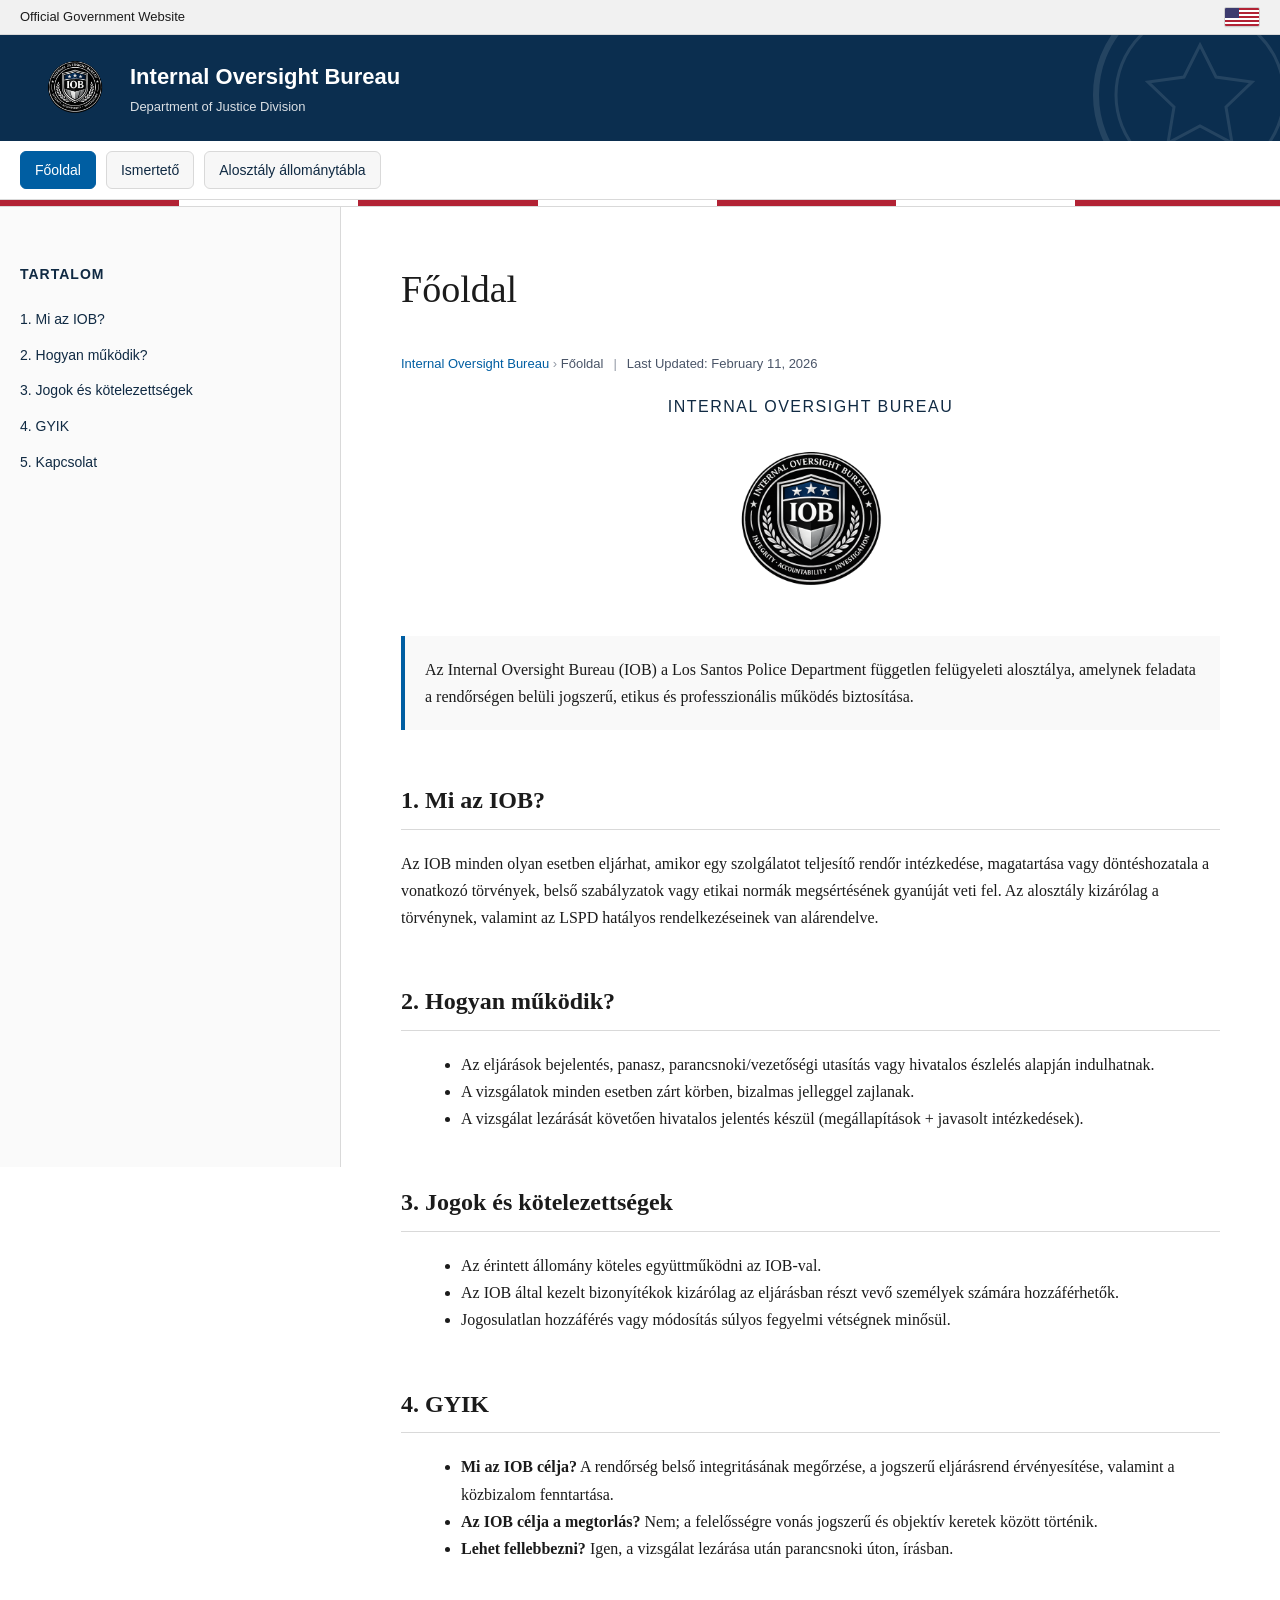
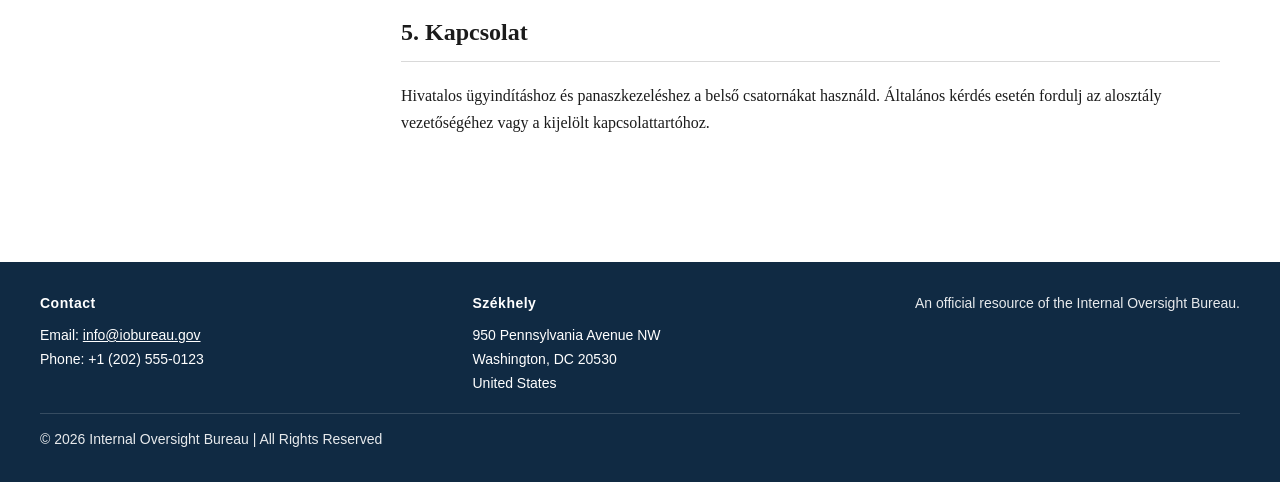
<file: index_final_v2.html>
<!DOCTYPE html>
<html lang="hu">
<head>
<meta charset="UTF-8">
<meta name="viewport" content="width=device-width, initial-scale=1.0">
<title>Internal Oversight Bureau</title>

<style>
:root{
  --doj-blue:#0b2e4f;
  --doj-dark:#102a43;
  --doj-light:#f2f4f7;
  --doj-border:#d9d9d9;
  --doj-accent:#005ea2;
}

body{
  margin:0;
  font-family: Georgia, "Times New Roman", serif;
  color:#1b1b1b;
  background:#ffffff;
  line-height:1.7;
}

/* TOP GOV BAR */
.govbar{
  background:#f1f1f1;
  font-size:13px;
  padding:6px 20px;
  border-bottom:1px solid var(--doj-border);
  font-family: Arial, sans-serif;
  display:flex;
  align-items:center;
  justify-content:space-between;
  gap:12px;
}
.govbar .govbar-left{display:flex; align-items:center; gap:10px;}
.govbar .govbar-flag{
  width:34px;
  height:18px;
  border:1px solid #cfcfcf;
  border-radius:2px;
  background-image:url("data:image/svg+xml;utf8,<svg xmlns='http://www.w3.org/2000/svg' width='34' height='18' viewBox='0 0 34 18'><rect width='34' height='18' fill='%23fff'/><g fill='%23b22234'><rect y='0' width='34' height='2'/><rect y='4' width='34' height='2'/><rect y='8' width='34' height='2'/><rect y='12' width='34' height='2'/><rect y='16' width='34' height='2'/></g><rect width='14' height='10' fill='%233c3b6e'/></svg>");
  background-size:cover;
  box-shadow:0 1px 0 rgba(0,0,0,.04);
}

/* HEADER */

/* header polish */
.header{
  position:relative;
  overflow:hidden;
}
.header::after{
  content:"";
  position:absolute;
  right:-40px;
  top:-60px;
  width:240px;
  height:240px;
  opacity:.10;
  background-image:url("data:image/svg+xml;utf8,<svg xmlns='http://www.w3.org/2000/svg' width='240' height='240' viewBox='0 0 240 240'><circle cx='120' cy='120' r='104' fill='none' stroke='%23ffffff' stroke-width='6'/><circle cx='120' cy='120' r='84' fill='none' stroke='%23ffffff' stroke-width='3'/><path d='M120 70 l16 32 36 5-26 25 6 36-32-17-32 17 6-36-26-25 36-5z' fill='none' stroke='%23ffffff' stroke-width='3'/></svg>");
  background-size:contain;
  background-repeat:no-repeat;
  pointer-events:none;
}

.header{
  background:var(--doj-blue);
  color:white;
  padding:18px 40px;
}

.header-inner{
  max-width:1300px;
  margin:auto;
  display:flex;
  align-items:center;
  gap:20px;
}

.header img{
  height:70px;
}

.header-text strong{
  font-size:22px;
  font-family: Arial, sans-serif;
}

.header-text span{
  display:block;
  font-size:13px;
  opacity:.85;
  font-family: Arial, sans-serif;
}

/* TOP NAV (NEW) */
.topnav{
  background:#ffffff;
  border-bottom:1px solid var(--doj-border);
  font-family: Arial, sans-serif;
}

.topnav-inner{
  max-width:1300px;
  margin:auto;
  padding:10px 20px;
  display:flex;
  gap:10px;
  flex-wrap:wrap;
}

.navbtn{
  appearance:none;
  border:1px solid var(--doj-border);
  background:#f7f7f7;
  color:#102a43;
  padding:10px 14px;
  border-radius:6px;
  font-size:14px;
  cursor:pointer;
}

.navbtn:hover{
  border-color:var(--doj-accent);
  color:var(--doj-accent);
  background:#ffffff;
}

.navbtn.active{
  background:var(--doj-accent);
  border-color:var(--doj-accent);
  color:#ffffff;
}

/* SUBTLE FLAG STRIPE (inspired by justice.gov) */
.flagstripe{
  height:6px;
  background:
    linear-gradient(90deg,
      #b22234 0%, #b22234 14%,
      #ffffff 14%, #ffffff 28%,
      #b22234 28%, #b22234 42%,
      #ffffff 42%, #ffffff 56%,
      #b22234 56%, #b22234 70%,
      #ffffff 70%, #ffffff 84%,
      #b22234 84%, #b22234 100%);
  border-bottom:1px solid var(--doj-border);
}

/* MAIN LAYOUT */
.main{
  max-width:1300px;
  margin:auto;
  display:flex;
}

/* SIDEBAR */
.sidebar{
  width:300px;
  border-right:1px solid var(--doj-border);
  padding:30px 20px;
  background:#fafafa;
  position:sticky;
  top:0;
  height:100vh;
  overflow-y:auto;
  font-family: Arial, sans-serif;
}

.sidebar h3{
  font-size:14px;
  text-transform:uppercase;
  letter-spacing:1px;
  margin-bottom:15px;
}

.sidebar a{
  display:block;
  color:#102a43;
  text-decoration:none;
  padding:6px 0;
  font-size:14px;
}

.sidebar a:hover{
  color:var(--doj-accent);
}

.sidebar .searchbox{
  margin:0 0 18px 0;
}

.sidebar input[type="search"]{
  width:100%;
  padding:10px 10px;
  border:1px solid var(--doj-border);
  border-radius:6px;
  font-size:14px;
}

.sidebar .helptext{
  font-size:12px;
  opacity:.8;
  margin-top:6px;
}

/* CONTENT */
.content{
  flex:1;
  padding:50px 60px;
  max-width:900px;
}

.content img{
  display:block;
  margin:30px auto;
  max-width:350px;
}

/* DOJ-LIKE META (minimal inspiration from justice.gov layout) */
.meta{
  font-family: Arial, sans-serif;
  font-size:13px;
  color:#4a5568;
  display:flex;
  flex-wrap:wrap;
  gap:10px;
  align-items:center;
  margin:10px 0 18px;
}
.meta a{color:var(--doj-accent); text-decoration:none;}
.meta a:hover{text-decoration:underline;}
.meta .sep{opacity:.6;}

h1{
  font-size:38px;
  font-weight:normal;
  margin-top:0;
}

h2{
  font-size:24px;
  margin-top:50px;
  border-bottom:1px solid var(--doj-border);
  padding-bottom:8px;
}

h3{
  font-size:18px;
  margin-top:26px;
  margin-bottom:6px;
  font-family: Arial, sans-serif;
  color:#102a43;
}

ul{
  margin-left:20px;
}

.notice{
  background:#f9f9f9;
  border-left:4px solid var(--doj-accent);
  padding:20px;
  margin:25px 0;
}

mark{
  background: #fff2a8;
  padding: 0 2px;
}

mark.current{outline:2px solid var(--doj-accent);}

/* HOME HERO */
.home-hero{text-align:center; margin:10px 0 25px;}
.home-hero .home-title{font-family: Arial, sans-serif; font-size:16px; letter-spacing:1.5px; text-transform:uppercase; color:var(--doj-dark); margin:0 0 10px 0;}
.home-hero img{max-width:180px; margin:0 auto;}

/* FIND (CTRL+F STYLE) */
.findbar{display:flex; gap:6px; align-items:center;}
.findbar input[type="search"]{flex:1;}
.findbar button{
  border:1px solid var(--doj-border);
  background:#ffffff;
  border-radius:6px;
  padding:10px 10px;
  cursor:pointer;
  font-size:14px;
  line-height:1;
}
.findbar button:hover{
  border-color:var(--doj-accent);
  color:var(--doj-accent);
}
/* SCROLL ANIMATION (ISMERTETŐ) */
.scroll-anim{opacity:0; transform:translateY(12px); transition:opacity .6s ease, transform .6s ease;}
.scroll-anim.in{opacity:1; transform:none;}
@media (prefers-reduced-motion: reduce){
  .scroll-anim{opacity:1; transform:none; transition:none;}
}

/* FOOTER */
.footer{
  background:var(--doj-dark);
  color:white;
  padding:30px 40px;
  font-size:14px;
  margin-top:60px;
  font-family: Arial, sans-serif;
}

/* PAGE SWITCHING */
.page{
  display:none;
}
.page.active{
  display:block;
}

/* RESPONSIVE */
@media(max-width:1000px){
  .main{
    flex-direction:column;
  }
  .sidebar{
    position:relative;
    width:100%;
    height:auto;
    border-right:none;
    border-bottom:1px solid var(--doj-border);
    top:auto;
  }
  .content{
    padding:35px 20px;
  }
}
</style>
</head>
<body>

<div class="govbar">
  <div class="govbar-left">
    <span>Official Government Website</span>
  </div>
  <span class="govbar-flag" aria-hidden="true"></span>
</div>

<div class="header">
  <div class="header-inner">
    <img src="iob-logo.png" alt="IOB Logo">
    <div class="header-text">
      <strong>Internal Oversight Bureau</strong>
      <span>Department of Justice Division</span>
    </div>
  </div>
</div>

<div class="topnav" role="navigation" aria-label="Fő navigáció">
  <div class="topnav-inner">
    <button class="navbtn active" data-target="home" type="button">Főoldal</button>
    <button class="navbtn" data-target="ismerteto" type="button">Ismertető</button>
    <button class="navbtn" data-target="allomanytabla" type="button">Alosztály állománytábla</button>
  </div>
</div>
<div class="flagstripe" aria-hidden="true"></div>

<section id="page-home" class="page active" aria-label="Főoldal">
  <div class="main">

    
    <div class="sidebar">
      <h3>Tartalom</h3>
      <a href="#info-miert">1. Mi az IOB?</a>
      <a href="#info-mukodes">2. Hogyan működik?</a>
      <a href="#info-jogok">3. Jogok és kötelezettségek</a>
      <a href="#info-gyik">4. GYIK</a>
      <a href="#info-kapcsolat">5. Kapcsolat</a>
    </div>

    
    <div class="content">

      <h1>Főoldal</h1>
      <div class="meta" aria-label="Oldal információ">
        <span><a href="#" onclick="return false;">Internal Oversight Bureau</a> <span class="sep">›</span> <span>Főoldal</span></span>
        <span class="sep">|</span>
        <span>Last Updated: February 11, 2026</span>
      </div>

      <div class="home-hero">
        <div class="home-title">Internal Oversight Bureau</div>
        <img src="iob-logo.png" alt="IOB Logo">
      </div>

      <p class="notice">
        Az Internal Oversight Bureau (IOB) a Los Santos Police Department független felügyeleti alosztálya, amelynek feladata a rendőrségen belüli jogszerű, etikus és professzionális működés biztosítása.
      </p>

      <h2 id="info-miert">1. Mi az IOB?</h2>
      <p>
        Az IOB minden olyan esetben eljárhat, amikor egy szolgálatot teljesítő rendőr intézkedése, magatartása vagy döntéshozatala a vonatkozó törvények, belső szabályzatok vagy etikai normák megsértésének gyanúját veti fel.
        Az alosztály kizárólag a törvénynek, valamint az LSPD hatályos rendelkezéseinek van alárendelve.
      </p>

      <h2 id="info-mukodes">2. Hogyan működik?</h2>
      <ul>
        <li>Az eljárások bejelentés, panasz, parancsnoki/vezetőségi utasítás vagy hivatalos észlelés alapján indulhatnak.</li>
        <li>A vizsgálatok minden esetben zárt körben, bizalmas jelleggel zajlanak.</li>
        <li>A vizsgálat lezárását követően hivatalos jelentés készül (megállapítások + javasolt intézkedések).</li>
      </ul>

      <h2 id="info-jogok">3. Jogok és kötelezettségek</h2>
      <ul>
        <li>Az érintett állomány köteles együttműködni az IOB-val.</li>
        <li>Az IOB által kezelt bizonyítékok kizárólag az eljárásban részt vevő személyek számára hozzáférhetők.</li>
        <li>Jogosulatlan hozzáférés vagy módosítás súlyos fegyelmi vétségnek minősül.</li>
      </ul>

      <h2 id="info-gyik">4. GYIK</h2>
      <ul>
        <li><strong>Mi az IOB célja?</strong> A rendőrség belső integritásának megőrzése, a jogszerű eljárásrend érvényesítése, valamint a közbizalom fenntartása.</li>
        <li><strong>Az IOB célja a megtorlás?</strong> Nem; a felelősségre vonás jogszerű és objektív keretek között történik.</li>
        <li><strong>Lehet fellebbezni?</strong> Igen, a vizsgálat lezárása után parancsnoki úton, írásban.</li>
      </ul>

      <h2 id="info-kapcsolat">5. Kapcsolat</h2>
      <p>
        Hivatalos ügyindításhoz és panaszkezeléshez a belső csatornákat használd. Általános kérdés esetén fordulj az alosztály vezetőségéhez vagy a kijelölt kapcsolattartóhoz.
      </p>

</div>
  </div>
</section>

<section id="page-ismerteto" class="page" aria-label="Ismertető">
  <div class="main">

    <div class="sidebar">
      <div class="searchbox">
      <div class="findbar">
        <input id="infoSearch" type="search" placeholder="Keresés az ismertetőben… (Ctrl+F)">
        <button id="findPrev" type="button" title="Előző találat (Shift+Enter)" aria-label="Előző találat">◀</button>
        <button id="findNext" type="button" title="Következő találat (Enter)" aria-label="Következő találat">▶</button>
      </div>
      <div class="helptext"><span id="findCount">0/0</span> • Ctrl+F = kereső • Enter = következő • Shift+Enter = előző • Esc = törlés</div>
    </div>

    <h3>Tartalom</h3>
      <a href="#kuldetes">I. Küldetésnyilatkozat</a>
      <a href="#hatoskor">II. Hatáskör</a>
      <a href="#eljarasrend">III. Eljárásrend</a>
      <a href="#alapelvek">IV. Alapelvek</a>
      <a href="#szervezet">V. Szervezeti felépítés</a>
      <a href="#vizsgalat">VI. Vizsgálati folyamat</a>
      <a href="#fegyelmi">VII. Fegyelmi intézkedések</a>
      <a href="#fellebbezes">VIII. Fellebbezés</a>
      <a href="#sablonok">IX. Dokumentum sablonok</a>
      <a href="#titoktartas">X. Titoktartás</a>
    </div>

    <div class="content" id="infoContent">

      <h1>Ismertető</h1>

      <div class="meta" aria-label="Oldal információ">
        <span><a href="#" onclick="return false;">Internal Oversight Bureau</a> <span class="sep">›</span> <span>Ismertető</span></span>
        <span class="sep">|</span>
        <span>Last Updated: February 11, 2026</span>
      </div>

      <img src="iob-logo.png" alt="IOB Emblem">

      <p class="notice">
        Az Internal Oversight Bureau (IOB) a Los Santos Police Department független felügyeleti alosztálya, amelynek feladata a rendőrségen belüli jogszerű, etikus és professzionális működés biztosítása.
      </p>

      <h2 id="kuldetes">I. Küldetésnyilatkozat</h2>
      <p>
        Az Internal Oversight Bureau küldetése a rendőrség belső integritásának megőrzése, a jogszerű eljárásrend érvényesítése,
        valamint a közbizalom fenntartása a rendvédelmi szervek iránt.
        Az IOB célja nem a megtorlás, hanem a felelősségre vonás jogszerű és objektív keretek között.
      </p>

      <h2 id="hatoskor">II. Hatáskör és illetékesség</h2>
      <p>Az IOB hatáskörébe tartozik minden olyan ügy kivizsgálása, amely az alábbiakat érintheti:</p>
      <ul>
        <li>rendőri túlkapás vagy indokolatlan erőalkalmazás</li>
        <li>korrupció, vesztegetés vagy hivatali visszaélés</li>
        <li>szolgálati szabályzat megsértése</li>
        <li>bizonyítékok eltitkolása, manipulálása vagy jogellenes kezelése</li>
        <li>civil vagy állományi panaszok kivizsgálása</li>
        <li>belső ellenőrzések és vizsgálatok lefolytatása</li>
      </ul>
      <p>
        Az IOB jogosult bármely rendőri állományba tartozó személy meghallgatására, szolgálati dokumentumok, jelentések és egyéb releváns anyagok bekérésére és elemzésére.
      </p>

      <h2 id="eljarasrend">III. Eljárásrend</h2>
      <ul>
        <li>Az eljárások bejelentés, panasz, parancsnoki/vezetőségi utasítás vagy hivatalos észlelés alapján indulhatnak.</li>
        <li>A vizsgálatok minden esetben zárt körben, bizalmas jelleggel zajlanak.</li>
        <li>Az érintett állomány köteles együttműködni az IOB-val.</li>
        <li>A vizsgálat lezárását követően hivatalos jelentés készül, amely tartalmazza a megállapításokat és az alkalmazható intézkedésekre vonatkozó javaslatokat.</li>
      </ul>
      <p>
        Az IOB által kezelt bizonyítékok kizárólag az eljárásban részt vevő személyek számára hozzáférhetők. Jogosulatlan hozzáférés vagy módosítás súlyos fegyelmi vétségnek minősül.
      </p>

      <h2 id="alapelvek">IV. Alapelvek</h2>
      <p>Az Internal Oversight Bureau működését az alábbi alapelvek határozzák meg:</p>
      <ul>
        <li><strong>Pártatlanság</strong> – rangra, beosztásra vagy szolgálati múltra tekintet nélkül</li>
        <li><strong>Titoktartás</strong> – a vizsgálatok teljes időtartama alatt</li>
        <li><strong>Jogszabálykövetés</strong> – minden eljárás a hatályos törvények és belső szabályzatok szerint</li>
        <li><strong>Szakmaiság</strong> – az eljárások dokumentált, ellenőrizhető módon zajlanak</li>
      </ul>

      <h2 id="szervezet">V. Szervezeti felépítés és rangstruktúra</h2>

      <h3>1. Director of Internal Oversight</h3>
      <p>Az Internal Oversight Bureau vezetője. Feladatköre:</p>
      <ul>
        <li>az IOB teljes működésének felügyelete</li>
        <li>vizsgálatok engedélyezése és lezárása</li>
        <li>jelentések jóváhagyása és továbbítása a parancsnokság/vezetőség felé</li>
        <li>fegyelmi intézkedésekre vonatkozó javaslatok megtétele</li>
      </ul>

      <h3>2. Deputy Director</h3>
      <p>A Director helyettese, operatív vezető. Feladatköre:</p>
      <ul>
        <li>aktív vizsgálatok koordinálása</li>
        <li>investigatorok munkájának felügyelete</li>
        <li>belső minőségellenőrzés</li>
        <li>a Director távollétében teljes jogkörrel eljár</li>
      </ul>

      <h3>3. Senior Investigator</h3>
      <p>Tapasztalt nyomozó, kiemelt ügyek kezelője. Feladatköre:</p>
      <ul>
        <li>komplex és súlyos ügyek kivizsgálása</li>
        <li>kihallgatások vezetése</li>
        <li>junior investigatorok mentorálása</li>
        <li>részletes elemző jelentések készítése</li>
      </ul>

      <h3>4. Investigator</h3>
      <p>Az IOB alapállománya. Feladatköre:</p>
      <ul>
        <li>panaszok kivizsgálása</li>
        <li>bizonyítékgyűjtés és dokumentáció</li>
        <li>meghallgatások lefolytatása</li>
        <li>jelentések előkészítése</li>
      </ul>

      <h2 id="vizsgalat">VI. Eljárásrend – Vizsgálati folyamat</h2>

      <h3>Jogi képviselet és jogi jelenlét a meghallgatások során</h3>
      <p>
        Az Internal Oversight Bureau által lefolytatott meghallgatások során a meghallgatott rendőri állomány tagjának joga van törvényes rendőri jogi képviselethez.
      </p>
      <p>Ennek keretében:</p>
      <ul>
        <li>a meghallgatott rendőr kérésére jelen lehet egy szolgálatban lévő, jogi képviseletre jogosult rendőr, aki a meghallgatás során jogi képviselőként jár el,</li>
        <li>a jogi képviselő feladata a meghallgatott személy jogainak védelme, valamint az eljárás jogszerűségének biztosítása,</li>
        <li>a jogi képviselő nem akadályozhatja a meghallgatás menetét, és nem befolyásolhatja a tanúvallomást,</li>
        <li>a jogi képviselő jogosult észrevételeket tenni, valamint jogi kifogást emelni az eljárás során,</li>
        <li>a meghallgatás megtagadása vagy akadályozása fegyelmi következményeket vonhat maga után.</li>
      </ul>
      <p>
        A jogi képviselet jelenléte nem akadálya az eljárás lefolytatásának, azonban annak hiánya nem szolgálhat az eljárás jogellenességének alapjául,
        amennyiben a meghallgatott személy a képviseletről önként lemondott.
      </p>

      <h3>Összeférhetetlenség</h3>
      <p>
        Az Internal Oversight Bureau állományának tagja nem vehet részt olyan vizsgálatban, amelyben személyes, szolgálati vagy egyéb érintettsége merül fel.
        Az összeférhetetlenséget haladéktalanul jelenteni kell a felettesnek, aki az ügyet más investigatorhoz rendeli.
      </p>

      <h3>1. Ügyindítás</h3>
      <p>Vizsgálat indítható:</p>
      <ul>
        <li>civil panasz alapján</li>
        <li>állományi bejelentés útján</li>
        <li>parancsnoki utasításra</li>
        <li>hivatalos észlelés alapján</li>
      </ul>
      <p>Minden ügy egyedi IOB-ügyszámot kap.</p>

      <h3>2. Előzetes értékelés</h3>
      <p>Az IOB megvizsgálja:</p>
      <ul>
        <li>a panasz megalapozottságát</li>
        <li>a hatáskör fennállását</li>
        <li>az azonnali intézkedés szükségességét</li>
      </ul>

      <h3>3. Vizsgálati szakasz</h3>
      <p>A vizsgálat során:</p>
      <ul>
        <li>jelentés(ek) elemzése</li>
        <li>érintett személyek meghallgatása</li>
        <li>tanúk meghallgatása</li>
        <li>szolgálati iratok ellenőrzése</li>
        <li>az érintett állomány együttműködésre köteles</li>
      </ul>

      <h3>4. Zárójelentés</h3>
      <p>A vizsgálat végén hivatalos jelentés készül, amely tartalmazza:</p>
      <ul>
        <li>a ténymegállapításokat</li>
        <li>az eset jogi és szabályzati értékelését</li>
        <li>az ajánlott intézkedést</li>
      </ul>

      <h2 id="fegyelmi">VII. Fegyelmi intézkedések – javaslati rendszer</h2>
      <p>Az IOB az alábbi intézkedésekre tehet javaslatot:</p>
      <ul>
        <li>szóbeli vagy írásbeli figyelmeztetés</li>
        <li>kötelező továbbképzés</li>
        <li>ideiglenes felfüggesztés</li>
        <li>lefokozás</li>
        <li>szolgálati viszony megszüntetése</li>
        <li>az ügy lezárása intézkedés nélkül</li>
      </ul>
      <p>A végső döntés a parancsnoki/vezetőségi állomány hatáskörébe tartozik.</p>

      <h2 id="fellebbezes">VIII. Fellebbezési jog és eljárásrend</h2>
      <p>
        Az IOB által lefolytatott vizsgálat lezárását követően az érintett személy jogosult a megállapításokkal, illetve az ajánlott intézkedésekkel szemben parancsnoki úton fellebbezést benyújtani.
      </p>
      <p>A fellebbezés kizárólag írásos formában nyújtható be, és annak tartalmaznia kell:</p>
      <ul>
        <li>a vitatott megállapítások pontos megjelölését</li>
        <li>a fellebbezés indokait</li>
        <li>az esetlegesen hivatkozott új körülményeket vagy bizonyítékokat</li>
      </ul>
      <p>
        A fellebbezés benyújtása nem függeszti fel automatikusan az IOB által javasolt intézkedések végrehajtását,
        kivéve, ha azt az illetékes parancsnoki szint kifejezetten engedélyezi.
      </p>
      <p>A parancsnoki állomány a fellebbezés elbírálása során jogosult:</p>
      <ul>
        <li>az IOB megállapításait helybenhagyni</li>
        <li>az ajánlott intézkedéseket módosítani</li>
        <li>az ügy további vizsgálatát elrendelni</li>
        <li>vagy a megállapításokat hatályon kívül helyezni</li>
      </ul>
      <p>
        A parancsnoki döntés véglegesnek minősül, és az ügy lezárását követően az IOB nyilvántartásában rögzítésre kerül.
      </p>

      <h2 id="sablonok">IX. Hivatalos dokumentum sablonok</h2>

      <h3>1. Panaszbejelentő lap — Internal Oversight Bureau – Complaint Form</h3>
      <ul>
        <li>Bejelentő neve:</li>
        <li>Elérhetőség:</li>
        <li>Érintett rendőr neve / azonosítója:</li>
        <li>Dátum és időpont:</li>
        <li>Helyszín:</li>
        <li>Esemény részletes leírása:</li>
        <li>Csatolt bizonyítékok:</li>
      </ul>

      <h3>2. Meghallgatási jegyzőkönyv — Internal Oversight Bureau – Interview Record</h3>
      <ul>
        <li>Ügyszám:</li>
        <li>Meghallgatott személy neve / rendfokozata:</li>
        <li>Meghallgatás dátuma és helye:</li>
        <li>Jelenlévők:</li>
        <li>Jegyzőkönyv tartalma:</li>
        <li>Aláírás:</li>
        <li>Dátum:</li>
      </ul>

      <h3>3. Zárójelentés sablon — Internal Oversight Bureau – Final Report</h3>
      <ul>
        <li>Ügyszám:</li>
        <li>Vizsgálat tárgya:</li>
        <li>Érintett személy(ek):</li>
        <li>Vizsgálati időszak:</li>
        <li>Megállapítások:</li>
        <li>Értékelés:</li>
        <li>Ajánlott intézkedés:</li>
        <li>Jóváhagyta: Director / Deputy Director</li>
        <li>Dátum:</li>
      </ul>

      <h2 id="titoktartas">X. Titoktartási és magatartási szabályok</h2>
      <p>Az IOB állományának tagjai kötelesek:</p>
      <ul>
        <li>a vizsgálatokkal kapcsolatos információkat bizalmasan kezelni</li>
        <li>pártatlanul és elfogulatlanul eljárni</li>
        <li>szolgálati visszaélést haladéktalanul jelenteni</li>
        <li>elkerülni minden összeférhetetlenséget</li>
      </ul>
      <p>A titoktartás megszegése önálló fegyelmi eljárást von maga után.</p>

</div>
  </div>
</section>

<section id="page-allomanytabla" class="page" aria-label="Alosztály állománytábla">
  <div class="main">

    <div class="sidebar">
      <h3>Gyors műveletek</h3>
      <a href="#tabla">Állománytábla</a>
    </div>

    <div class="content">
      <h1>Alosztály állománytábla</h1>

      <h2 id="tabla">Állománytábla</h2>
      <table style="width:100%; border-collapse:collapse; font-family:Arial, sans-serif;">
        <thead>
          <tr>
            <th style="text-align:left; border-bottom:1px solid var(--doj-border); padding:10px;">Név</th>
            <th style="text-align:left; border-bottom:1px solid var(--doj-border); padding:10px;">Beosztás</th>
            <th style="text-align:left; border-bottom:1px solid var(--doj-border); padding:10px;">Osztály</th>
            <th style="text-align:left; border-bottom:1px solid var(--doj-border); padding:10px;">Státusz</th>
          </tr>
        </thead>
        <tbody>
          <tr>
            <td style="border-bottom:1px solid var(--doj-border); padding:10px;">Justin D. Scully</td>
            <td style="border-bottom:1px solid var(--doj-border); padding:10px;">Director of Internal Oversight</td>
            <td style="border-bottom:1px solid var(--doj-border); padding:10px;">IOB</td>
            <td style="border-bottom:1px solid var(--doj-border); padding:10px;">Aktív</td>
          </tr>
          <tr>
            <td style="border-bottom:1px solid var(--doj-border); padding:10px;">Jacob D. Scully</td>
            <td style="border-bottom:1px solid var(--doj-border); padding:10px;">Director of Internal Oversight</td>
            <td style="border-bottom:1px solid var(--doj-border); padding:10px;">IOB</td>
            <td style="border-bottom:1px solid var(--doj-border); padding:10px;">Aktív</td>
          </tr>
          <tr>
            <td style="border-bottom:1px solid var(--doj-border); padding:10px;">Bailey Rae Brady</td>
            <td style="border-bottom:1px solid var(--doj-border); padding:10px;">Deputy Director</td>
            <td style="border-bottom:1px solid var(--doj-border); padding:10px;">IOB</td>
            <td style="border-bottom:1px solid var(--doj-border); padding:10px;">Aktív</td>
          </tr>
        </tbody>
      </table>
    </div>
  </div>
</section>

<div class="footer">
  <div style="max-width:1300px;margin:auto;display:flex;gap:40px;flex-wrap:wrap;align-items:flex-start;">
    <div style="min-width:260px;flex:1;">
      <div style="font-weight:700;letter-spacing:.5px;margin-bottom:8px;">Contact</div>
      <div>Email: <a href="mailto:info@iobureau.gov" style="color:#ffffff;text-decoration:underline;">info@iobureau.gov</a></div>
      <div>Phone: +1 (202) 555-0123</div>
    </div>
    <div style="min-width:260px;flex:1;">
      <div style="font-weight:700;letter-spacing:.5px;margin-bottom:8px;">Székhely</div>
      <div>950 Pennsylvania Avenue NW</div>
      <div>Washington, DC 20530</div>
      <div>United States</div>
    </div>
    <div style="min-width:200px;display:flex;align-items:flex-start;gap:10px;">
      <span class="govbar-flag" aria-hidden="true" title="United States"></span>
      <div style="opacity:.9;">An official resource of the Internal Oversight Bureau.</div>
    </div>
  </div>
  <div style="max-width:1300px;margin:18px auto 0;border-top:1px solid rgba(255,255,255,.18);padding-top:14px;opacity:.9;">
    © 2026 Internal Oversight Bureau | All Rights Reserved
  </div>
</div>

<script>
(function(){
  const buttons = Array.from(document.querySelectorAll(".navbtn"));
  const pages = {
    home: document.getElementById("page-home"),
    ismerteto: document.getElementById("page-ismerteto"),
    allomanytabla: document.getElementById("page-allomanytabla"),
  };

  function setActive(target){
    // toggle pages
    Object.keys(pages).forEach(k => pages[k].classList.toggle("active", k === target));
    // toggle buttons
    buttons.forEach(b => b.classList.toggle("active", b.dataset.target === target));
    // reset scroll for usability
    window.scrollTo({ top: 0, behavior: "auto" });

    if(target === "ismerteto"){
      bindIsmertetoAnchors();
      initScrollAnimFor(document.getElementById("infoContent"));
    }

    if(target === "home"){
      initScrollAnimFor(document.querySelector("#page-home .content"));
    }
  }

  buttons.forEach(btn => {
    btn.addEventListener("click", () => setActive(btn.dataset.target));
  });

  // --- SCROLL ANIM (HOME + ISMERTETŐ) ---
  const revealInitialized = new WeakSet();

  function initScrollAnimFor(container){
    if(!container || revealInitialized.has(container)) return;

    const targets = Array.from(container.querySelectorAll(
      "h2, h3, p, ul, table, img, .notice, .meta, .home-hero"
    ));

    targets.forEach(el => {
      if(!el.classList.contains("scroll-anim")) el.classList.add("scroll-anim");
    });

    const observer = new IntersectionObserver((entries) => {
      entries.forEach(entry => {
        if(entry.isIntersecting){
          entry.target.classList.add("in");
          observer.unobserve(entry.target);
        }
      });
    }, { root: null, threshold: 0.12 });

    targets.forEach(el => observer.observe(el));
    revealInitialized.add(container);
  }

  // Smooth scroll for ismertető sidebar anchors
  function bindIsmertetoAnchors(){
    const links = Array.from(document.querySelectorAll("#page-ismerteto .sidebar a[href^='#']"));
    links.forEach(a => {
      a.addEventListener("click", (e) => {
        const href = a.getAttribute("href");
        const target = href ? document.querySelector(href) : null;
        if(target){
          e.preventDefault();
          target.scrollIntoView({ behavior: "smooth", block: "start" });
        }
      });
    });
  }

  // --- ISMERTETŐ SEARCH (CTRL+F STYLE) ---
  const searchInput = document.getElementById("infoSearch");
  const prevBtn = document.getElementById("findPrev");
  const nextBtn = document.getElementById("findNext");
  const countEl = document.getElementById("findCount");
  const infoContent = document.getElementById("infoContent");

  let originalHTML = null;
  let matches = [];
  let current = -1;

  function updateCount(){
    if(!countEl) return;
    if(!matches.length) countEl.textContent = "0/0";
    else countEl.textContent = `${current + 1}/${matches.length}`;
  }

  function resetContent(){
    if(infoContent && originalHTML !== null){
      infoContent.innerHTML = originalHTML;
    }
    matches = [];
    current = -1;
    updateCount();
  }

  function focusCurrent(scroll){
    matches.forEach(m => m.classList.remove("current"));
    if(current < 0 || current >= matches.length){
      updateCount();
      return;
    }
    const m = matches[current];
    m.classList.add("current");
    updateCount();
    if(scroll) m.scrollIntoView({ behavior: "smooth", block: "center" });
  }

  function buildHighlights(query){
    if(!infoContent) return;
    if(originalHTML === null) originalHTML = infoContent.innerHTML;

    // clear + restore original each time (so we don't nest marks)
    infoContent.innerHTML = originalHTML;
    matches = [];
    current = -1;

    const q = (query || "").trim();
    if(!q){
      updateCount();
      return;
    }
    const qLower = q.toLowerCase();

    const walker = document.createTreeWalker(infoContent, NodeFilter.SHOW_TEXT, {
      acceptNode(node){
        if(!node.nodeValue || !node.nodeValue.trim()) return NodeFilter.FILTER_REJECT;
        const p = node.parentElement;
        if(!p) return NodeFilter.FILTER_ACCEPT;
        const tag = p.tagName;
        if(tag === "SCRIPT" || tag === "STYLE" || tag === "NOSCRIPT") return NodeFilter.FILTER_REJECT;
        return NodeFilter.FILTER_ACCEPT;
      }
    });

    let node;
    while((node = walker.nextNode())){
      const text = node.nodeValue;
      const lower = text.toLowerCase();

      let start = 0;
      let idx = lower.indexOf(qLower, start);
      if(idx === -1) continue;

      const frag = document.createDocumentFragment();
      while(idx !== -1){
        if(idx > start){
          frag.appendChild(document.createTextNode(text.slice(start, idx)));
        }
        const mark = document.createElement("mark");
        mark.textContent = text.slice(idx, idx + q.length);
        frag.appendChild(mark);
        matches.push(mark);

        start = idx + q.length;
        idx = lower.indexOf(qLower, start);
      }
      if(start < text.length){
        frag.appendChild(document.createTextNode(text.slice(start)));
      }
      node.parentNode.replaceChild(frag, node);
    }

    if(matches.length){
      current = 0;
      focusCurrent(true);
    }else{
      updateCount();
    }
  }

  function nextMatch(){
    if(!matches.length) return;
    current = (current + 1) % matches.length;
    focusCurrent(true);
  }

  function prevMatch(){
    if(!matches.length) return;
    current = (current - 1 + matches.length) % matches.length;
    focusCurrent(true);
  }

  function isIsmertetoActive(){
    const page = document.getElementById("page-ismerteto");
    return page && page.classList.contains("active");
  }

  if(searchInput && infoContent){
    // live highlight like Ctrl+F
    searchInput.addEventListener("input", () => buildHighlights(searchInput.value));

    searchInput.addEventListener("keydown", (e) => {
      if(e.key === "Enter"){
        e.preventDefault();
        if(e.shiftKey) prevMatch();
        else nextMatch();
      }
      if(e.key === "Escape"){
        e.preventDefault();
        searchInput.value = "";
        resetContent();
      }
    });
  }

  if(prevBtn) prevBtn.addEventListener("click", prevMatch);
  if(nextBtn) nextBtn.addEventListener("click", nextMatch);

  // Ctrl+F focuses our finder when Ismertető is open
  document.addEventListener("keydown", (e) => {
    if((e.ctrlKey || e.metaKey) && (e.key === "f" || e.key === "F")){
      if(isIsmertetoActive() && searchInput){
        e.preventDefault();
        searchInput.focus();
        searchInput.select();
      }
    }
    // F3 / Shift+F3 navigation (optional)
    if(e.key === "F3"){
      if(isIsmertetoActive()){
        e.preventDefault();
        if(e.shiftKey) prevMatch();
        else nextMatch();
      }
    }
  });

  // Initial reveal on Főoldal
  initScrollAnimFor(document.querySelector("#page-home .content"));

})();
</script>

</body>
</html>
</file>
<file: styles.css>
:root{
  --doj-blue:#0b2e4f;
  --doj-dark:#102a43;
  --doj-light:#f2f4f7;
  --doj-border:#d9d9d9;
  --doj-accent:#005ea2;
}

body{
  margin:0;
  font-family: Georgia, "Times New Roman", serif;
  color:#1b1b1b;
  background:#ffffff;
  line-height:1.7;
}

/* TOP GOV BAR */
.govbar{
  background:#f1f1f1;
  font-size:13px;
  padding:6px 20px;
  border-bottom:1px solid var(--doj-border);
  font-family: Arial, sans-serif;
  display:flex;
  align-items:center;
  justify-content:space-between;
  gap:12px;
  position:fixed;
  top:0;
  left:0;
  right:0;
  z-index:1000;
}

.govbar .govbar-left{display:flex; align-items:center; gap:10px;}
.govbar .govbar-flag{
  width:34px;
  height:18px;
  border:1px solid #cfcfcf;
  border-radius:2px;
  background-image:url("data:image/svg+xml;utf8,<svg xmlns='http://www.w3.org/2000/svg' width='34' height='18' viewBox='0 0 34 18'><rect width='34' height='18' fill='%23fff'/><g fill='%23b22234'><rect y='0' width='34' height='2'/><rect y='4' width='34' height='2'/><rect y='8' width='34' height='2'/><rect y='12' width='34' height='2'/><rect y='16' width='34' height='2'/></g><rect width='14' height='10' fill='%233c3b6e'/></svg>");
  background-size:cover;
  box-shadow:0 1px 0 rgba(0,0,0,.04);
}

/* HEADER */

/* header polish */
.header{
  position:fixed;
  top:var(--govbar-h, 0px);
  left:0;
  right:0;
  z-index:999;
  overflow:hidden;
}
.header::after{
  content:"";
  position:absolute;
  right:-40px;
  top:-60px;
  width:240px;
  height:240px;
  opacity:.10;
  background-image:url("data:image/svg+xml;utf8,<svg xmlns='http://www.w3.org/2000/svg' width='240' height='240' viewBox='0 0 240 240'><circle cx='120' cy='120' r='104' fill='none' stroke='%23ffffff' stroke-width='6'/><circle cx='120' cy='120' r='84' fill='none' stroke='%23ffffff' stroke-width='3'/><path d='M120 70 l16 32 36 5-26 25 6 36-32-17-32 17 6-36-26-25 36-5z' fill='none' stroke='%23ffffff' stroke-width='3'/></svg>");
  background-size:contain;
  background-repeat:no-repeat;
  pointer-events:none;
}

.header{
  background:var(--doj-blue);
  color:white;
  padding:18px 40px;
}

.header-inner{
  max-width:1300px;
  margin:auto;
  display:flex;
  align-items:center;
  gap:20px;
}

.header img{
  height:70px;
}

.header-text strong{
  font-size:22px;
  font-family: Arial, sans-serif;
}

.header-text span{
  display:block;
  font-size:13px;
  opacity:.85;
  font-family: Arial, sans-serif;
}

/* TOP NAV (NEW) */
.topnav{
  background:#ffffff;
  border-bottom:1px solid var(--doj-border);
  font-family: Arial, sans-serif;
  position:fixed;
  top:calc(var(--govbar-h, 0px) + var(--header-h, 0px));
  left:0;
  right:0;
  z-index:998;
}

.topnav-inner{
  max-width:1300px;
  margin:auto;
  padding:10px 20px;
  display:flex;
  gap:10px;
  flex-wrap:wrap;
}

.navbtn{
  appearance:none;
  border:1px solid var(--doj-border);
  background:#f7f7f7;
  color:#102a43;
  padding:10px 14px;
  border-radius:6px;
  font-size:14px;
  cursor:pointer;
}

.navbtn:hover{
  border-color:var(--doj-accent);
  color:var(--doj-accent);
  background:#ffffff;
}

.navbtn.active{
  background:var(--doj-accent);
  border-color:var(--doj-accent);
  color:#ffffff;
}

/* MAIN LAYOUT */
.main{
  max-width:1300px;
  margin:auto;
  display:flex;
  margin-top:var(--chrome-h, 0px);
}

/* SIDEBAR */
.sidebar{
  width:300px;
  border-right:1px solid var(--doj-border);
  padding:30px 20px;
  background:#fafafa;
  position:sticky;
  top:var(--chrome-h, 0px);
  height:calc(100vh - var(--chrome-h, 0px));
  overflow-y:auto;
  font-family: Arial, sans-serif;
}

.sidebar h3{
  font-size:14px;
  text-transform:uppercase;
  letter-spacing:1px;
  margin-bottom:15px;
}

.sidebar a{
  display:block;
  color:#102a43;
  text-decoration:none;
  padding:6px 0;
  font-size:14px;
}

.sidebar a:hover{
  color:var(--doj-accent);
}

.sidebar .searchbox{
  margin:0 0 18px 0;
}

.sidebar input[type="search"]{
  width:100%;
  padding:10px 10px;
  border:1px solid var(--doj-border);
  border-radius:6px;
  font-size:14px;
}

.sidebar .helptext{
  font-size:12px;
  opacity:.8;
  margin-top:6px;
}

/* CONTENT */
.content{
  flex:1;
  padding:50px 60px;
  max-width:900px;
}

.content img{
  display:block;
  margin:30px auto;
  max-width:350px;
}

/* DOJ-LIKE META (minimal inspiration from justice.gov layout) */
.meta{
  font-family: Arial, sans-serif;
  font-size:13px;
  color:#4a5568;
  display:flex;
  flex-wrap:wrap;
  gap:10px;
  align-items:center;
  margin:10px 0 18px;
}
.meta a{color:var(--doj-accent); text-decoration:none;}
.meta a:hover{text-decoration:underline;}
.meta .sep{opacity:.6;}

h1{
  font-size:38px;
  font-weight:normal;
  margin-top:0;
}

h2{
  font-size:24px;
  margin-top:50px;
  border-bottom:1px solid var(--doj-border);
  padding-bottom:8px;
}

h3{
  font-size:18px;
  margin-top:26px;
  margin-bottom:6px;
  font-family: Arial, sans-serif;
  color:#102a43;
}

ul{
  margin-left:20px;
}

.notice{
  background:#f9f9f9;
  border-left:4px solid var(--doj-accent);
  padding:20px;
  margin:25px 0;
}

mark{
  background: #fff2a8;
  padding: 0 2px;
}

mark.current{outline:2px solid var(--doj-accent);}

/* HOME HERO */
.home-hero{text-align:center; margin:10px 0 25px;}
.home-hero .home-title{font-family: Arial, sans-serif; font-size:16px; letter-spacing:1.5px; text-transform:uppercase; color:var(--doj-dark); margin:0 0 10px 0;}
.home-hero img{max-width:180px; margin:0 auto;}

/* FIND (CTRL+F STYLE) */
.findbar{display:flex; gap:6px; align-items:center;}
.findbar input[type="search"]{flex:1;}
.findbar button{
  border:1px solid var(--doj-border);
  background:#ffffff;
  border-radius:6px;
  padding:10px 10px;
  cursor:pointer;
  font-size:14px;
  line-height:1;
}
.findbar button:hover{
  border-color:var(--doj-accent);
  color:var(--doj-accent);
}
/* SCROLL ANIMATION (ISMERTETŐ) */
.scroll-anim{opacity:0; transform:translateY(12px); transition:opacity .6s ease, transform .6s ease;}
.scroll-anim.in{opacity:1; transform:none;}
@media (prefers-reduced-motion: reduce){
  .scroll-anim{opacity:1; transform:none; transition:none;}
}

/* FOOTER */
/* PAGE SWITCHING */
.page{
  display:none;
}
.page.active{
  display:block;
}

/* RESPONSIVE */
@media(max-width:1000px){
  .main{
    flex-direction:column;
  }
  .sidebar{
    position:relative;
    width:100%;
    height:auto;
    border-right:none;
    border-bottom:1px solid var(--doj-border);
    top:auto;
  }
  .content{
    padding:35px 20px;
  }
}

/* Keep in-page anchors visible under fixed chrome */
[id^="sec-"]{ scroll-margin-top: calc(var(--chrome-h, 0px) + 16px); }

/* DOJ-LIKE FOOTER (2-column with white icons) */
.footer{
  background:#1f1f1f; /* darker than --doj-dark for DOJ look */
  color:#ffffff;
  padding:36px 40px;
  font-size:14px;
  margin-top:60px;
  font-family: Arial, sans-serif;
}
.footer a{ color:#ffffff; text-decoration:underline; }
.footer a:hover{ opacity:.9; }
.footer-container{
  max-width:1300px;
  margin:auto;
  display:flex;
  justify-content:space-between;
  gap:44px;
  flex-wrap:wrap;
  align-items:flex-start;
}
.footer-col{ min-width:280px; flex:1; }
.footer-title{
  font-weight:700;
  letter-spacing:.5px;
  margin:0 0 10px 0;
}
.footer-item{
  display:flex;
  gap:14px;
  align-items:flex-start;
  line-height:1.6;
}
.footer-icon{
  width:18px;
  height:18px;
  flex:0 0 18px;
  margin-top:2px;
  color:#ffffff; /* icons white */
}
.footer-subtitle{
  font-weight:700;
  margin:0 0 6px 0;
}
.footer-divider{
  max-width:1300px;
  margin:18px auto 0;
  border-top:1px solid rgba(255,255,255,.18);
  padding-top:14px;
  opacity:.92;
  font-size:13px;
}

.dept-iob{color:var(--doj-blue);font-weight:700;}
.status-active{color:#1a7f37;font-weight:700;}

/* Roster (állománytábla) */
.roster-table{width:100%;border-collapse:separate;border-spacing:0;font-family:Arial, sans-serif;}
.roster-table thead th{
  text-align:left;
  border-bottom:1px solid var(--doj-border);
  padding:12px 12px;
  font-weight:700;
  color:#111;
  background:rgba(11,46,79,0.03);
}
.roster-table tbody td{
  border-bottom:1px solid var(--doj-border);
  padding:12px 12px;
  vertical-align:middle;
}
.roster-table tbody tr:hover{background:rgba(11,46,79,0.035);}
.roster-avatar{
  width:92px;height:92px;object-fit:cover;border-radius:16px;
  border:1px solid rgba(0,0,0,.08);
  box-shadow:0 6px 18px rgba(0,0,0,.08);
}
.roster-name{font-weight:700;}
.roster-role{white-space:nowrap;}

/* ===== Roster expandable profiles (accordion) ===== */
.roster-name-btn{
  background: none;
  border: none;
  padding: 0;
  color: inherit;
  font: inherit;
  text-align: left;
  cursor: pointer;
  font-weight: 700;
  text-decoration: none;
  }
.roster-name-btn:hover{
  color: var(--doj-accent);
}
.roster-detail td{
  padding: 0;
  border-top: none;
}
.profile-card{
  margin: 10px 0 18px;
  border: 1px solid rgba(0,0,0,.10);
  border-left: 6px solid var(--doj-accent);
  border-radius: 14px;
  background: #ffffff;
  padding: 18px 18px 16px;
  box-shadow: 0 10px 24px rgba(0,0,0,.10);
}
.profile-top{
  display:flex;
  gap:8px;
  align-items:center;
  margin-bottom:14px;
}

.profile-meta{
  margin-left:-10px;
}

.profile-name{
  margin-bottom:2px;
}

.profile-role{
  margin-top:0;
}
.profile-avatar{
  width: 190px;
  height: 190px;
  object-fit: cover;
  border-radius: 18px;
  border: 4px solid var(--doj-accent);
  box-shadow: 0 0 0 4px #ffffff, 0 14px 28px rgba(0,0,0,.22);
}
.profile-name{
  font-size: 20px;
  font-weight: 800;
  letter-spacing: .2px;
  color: var(--doj-blue);
}
.profile-role{
  font-size: 14px;
  color: rgba(0,0,0,.75);
  margin-top: 2px;
}
.profile-chips{
  display:flex;
  gap:10px;
  margin-top: 10px;
  flex-wrap: wrap;
}
.chip{
  display:inline-flex;
  align-items:center;
  padding: 6px 12px;
  border-radius: 999px;
  font-size: 12px;
  font-weight: 800;
  letter-spacing: .5px;
  border: 1px solid rgba(0,0,0,.10);
}
.chip-dept{
  color: var(--doj-accent);
  background: rgba(0,94,162,.08);
}
.chip-status{
  color: #ffffff;
  background: #1a7f37;
  border-color: rgba(0,0,0,.12);
}
.profile-grid{
  display:grid;
  grid-template-columns: repeat(3, minmax(0, 1fr));
  gap: 10px 14px;
  margin-top: 10px;
}
.profile-field{
  padding: 10px 12px;
  border-radius: 12px;
  background: rgba(16,42,67,.04);
  border: 1px solid rgba(0,0,0,.06);
}
.profile-label{
  font-size: 11px;
  letter-spacing: .6px;
  text-transform: uppercase;
  color: rgba(0,0,0,.55);
  font-weight: 800;
}
.profile-value{
  margin-top: 4px;
  font-size: 13px;
  font-weight: 700;
  color: rgba(0,0,0,.85);
}
.profile-bio{
  margin-top: 12px;
  padding-top: 12px;
  border-top: 1px solid rgba(0,0,0,.08);
  color: rgba(0,0,0,.78);
  font-size: 14px;
}

@media (max-width: 900px){
  .profile-avatar{ width: 140px; height: 140px; }
  .profile-grid{ grid-template-columns: repeat(2, minmax(0, 1fr)); }
}
@media (max-width: 640px){
  .profile-top{ align-items:flex-start; }
  .profile-avatar{ width: 180px; height: 180px; }
  .profile-grid{ grid-template-columns: 1fr; }
}

/* Roster responsiveness */
@media (max-width: 860px){
  .roster-avatar{width:110px;height:110px;}
  .profile-avatar{width:220px;height:220px;}
}

/* === PROFILE TEXT RIGHT PADDING FIX === */
.profile-top{
  display:flex;
  align-items:center;
  gap:60px;
}

.profile-meta{
  padding-right:120px;
  margin-left:0;
}

/* === OPTION 2: "Bureau Intelligence" section header (Alosztály állománytábla) === */
.bureau-hero{
  position: relative;
  padding: 28px 26px 22px 26px;
  border: 1px solid #e6e6e6;
  border-radius: 14px;
  background:
    radial-gradient(1200px 220px at 10% 0%, rgba(0,94,162,.10), transparent 60%),
    linear-gradient(135deg, rgba(16,42,67,.06), rgba(255,255,255,0) 55%);
  box-shadow: 0 10px 28px rgba(0,0,0,.06);
  overflow: hidden;
  margin-bottom: 18px;
}

.bureau-hero::before{
  content:"";
  position:absolute;
  left:0;
  top:0;
  bottom:0;
  width:10px;
  background: linear-gradient(180deg, #005ea2, #0b2e4f);
}

.bureau-hero::after{
  content:"";
  position:absolute;
  right:-90px;
  top:-110px;
  width:260px;
  height:260px;
  border-radius: 50%;
  border: 2px dashed rgba(16,42,67,.12);
  opacity:.65;
  pointer-events:none;
}

.bureau-hero .hero-kicker{
  font-family: Arial, sans-serif;
  letter-spacing: .16em;
  text-transform: uppercase;
  font-size: 12px;
  color: #2b3a4a;
  opacity:.9;
  margin: 0 0 8px 0;
}

.bureau-hero .hero-title{
  margin: 0;
  font-size: 44px;
  line-height: 1.08;
}

.bureau-hero .hero-sub{
  margin: 10px 0 0 0;
  max-width: 820px;
  font-size: 15px;
  color: #213547;
  font-family: Arial, sans-serif;
  opacity:.95;
}

.bureau-hero .hero-meta{
  display:flex;
  flex-wrap: wrap;
  align-items:center;
  gap:10px;
  margin-top: 16px;
  font-family: Arial, sans-serif;
}

.bureau-pill{
  display:inline-flex;
  align-items:center;
  gap:8px;
  border:1px solid #d9d9d9;
  background:#ffffff;
  border-radius: 999px;
  padding: 8px 12px;
  font-size: 13px;
  color:#102a43;
  box-shadow: 0 3px 10px rgba(0,0,0,.05);
}

.bureau-dot{
  width:10px;
  height:10px;
  border-radius: 50%;
  background:#2e7d32;
  box-shadow: 0 0 0 3px rgba(46,125,50,.12);
}

.bureau-dot.blue{
  background:#005ea2;
  box-shadow: 0 0 0 3px rgba(0,94,162,.12);
}

.bureau-divider{
  height:1px;
  background: linear-gradient(90deg, rgba(0,94,162,.0), rgba(0,94,162,.35), rgba(0,94,162,.0));
  margin: 18px 0 0 0;
}


/* === ROSTER PAGE LAYOUT: remove quick actions + center content === */
#page-allomanytabla .main{
  justify-content: center;
}

#page-allomanytabla .content{
  max-width: 980px;
  width: 100%;
  margin: 0 auto;
}




/* === ÜGYEK: Case Dashboard (fájlok nélkül) === */
#page-ugyek .sidebar select,
#page-ugyek .sidebar input[type="search"]{
  width:100%;
  border:1px solid var(--doj-border);
  border-radius:6px;
  padding:10px 10px;
  font-size:14px;
  background:#ffffff;
  font-family: Arial, sans-serif;
}

#page-ugyek .sidebar h3{ margin-top: 18px; }
#page-ugyek .side-sep{ height:1px; background:var(--doj-border); margin:12px 0; }

.cases-hero{
  display:flex;
  align-items:flex-start;
  justify-content:space-between;
  gap:14px;
  padding: 16px 16px;
  border:1px solid rgba(0,0,0,.08);
  border-radius:12px;
  background:
    radial-gradient(900px 220px at 0% 0%, rgba(0,94,162,.10), transparent 55%),
    linear-gradient(180deg, rgba(255,255,255,1), rgba(16,42,67,.03));
  box-shadow: 0 10px 28px rgba(0,0,0,.06);
  margin: 10px 0 14px;
}
.cases-hero-title{
  font-family: Arial, sans-serif;
  font-weight: 900;
  color: var(--doj-blue);
  font-size: 16px;
  letter-spacing:.2px;
}
.cases-hero-sub{
  font-family: Arial, sans-serif;
  font-size: 13px;
  color: rgba(0,0,0,.70);
  margin-top: 6px;
  max-width: 780px;
}
.cases-hero-badges{ display:flex; gap:8px; flex-wrap:wrap; justify-content:flex-end; }

.cases-stats{
  display:grid;
  grid-template-columns: repeat(2, minmax(0, 1fr));
  gap:10px;
  margin: 12px 0 14px;
}
.stat-card{
  padding: 12px 12px;
  border:1px solid rgba(0,0,0,.10);
  border-radius:12px;
  background:#ffffff;
  box-shadow: 0 6px 16px rgba(0,0,0,.06);
}
.stat-num{
  font-family: Arial, sans-serif;
  font-weight: 900;
  font-size: 22px;
  color:#102a43;
  line-height: 1.1;
}
.stat-label{
  font-family: Arial, sans-serif;
  font-size: 12px;
  letter-spacing: .08em;
  text-transform: uppercase;
  color:#4b5563;
  margin-top: 6px;
}

.cases-grid{
  display:grid;
  grid-template-columns: 1.25fr .95fr;
  gap:14px;
  align-items:start;
}

.cases-panel, .dossier-panel{
  border:1px solid rgba(0,0,0,.10);
  border-radius:14px;
  background:#ffffff;
  box-shadow: 0 10px 24px rgba(0,0,0,.08);
  overflow:hidden;
}

.panel-head{
  display:flex;
  align-items:flex-start;
  justify-content:space-between;
  gap:12px;
  padding: 14px 14px;
  background: rgba(16,42,67,.04);
  border-bottom:1px solid rgba(0,0,0,.08);
}
.panel-title{
  font-family: Arial, sans-serif;
  font-weight: 900;
  color:#102a43;
}
.panel-sub{
  font-family: Arial, sans-serif;
  font-size: 12px;
  color: rgba(0,0,0,.65);
  margin-top: 4px;
}
.dossier-mini{ display:flex; gap:10px; flex-wrap:wrap; justify-content:flex-end; }

.cases-table-wrap{ overflow:auto; }
.cases-table{
  width:100%;
  border-collapse:separate;
  border-spacing:0;
  font-family: Arial, sans-serif;
}
.cases-table thead th{
  text-align:left;
  border-bottom:1px solid var(--doj-border);
  padding:12px 12px;
  font-weight:800;
  color:#111;
  background:rgba(11,46,79,0.03);
  white-space:nowrap;
}
.cases-table tbody td{
  border-bottom:1px solid var(--doj-border);
  padding:12px 12px;
  vertical-align:top;
}
.cases-table tbody tr:hover{ background: rgba(11,46,79,0.035); }
.cases-table tbody tr.is-active{ background: rgba(0,94,162,0.06); }
.case-title-cell{
  font-weight: 800;
  color:#102a43;
}
.case-sub-cell{
  font-size: 12px;
  color: rgba(0,0,0,.65);
  margin-top: 4px;
}
.pill{
  display:inline-flex;
  align-items:center;
  gap:8px;
  border:1px solid rgba(0,0,0,.10);
  border-radius:999px;
  padding: 6px 10px;
  font-size: 12px;
  font-weight: 900;
  letter-spacing:.4px;
  font-family: Arial, sans-serif;
  white-space:nowrap;
}
.pill .dot{
  width:9px;
  height:9px;
  border-radius:50%;
  background:#64748b;
  box-shadow: 0 0 0 3px rgba(100,116,139,.12);
}
.pill.status-active{ background: rgba(46,125,50,.08); color:#1b5e20; border-color: rgba(46,125,50,.20); }
.pill.status-active .dot{ background:#2e7d32; box-shadow: 0 0 0 3px rgba(46,125,50,.12); }
.pill.status-in_review{ background: rgba(0,94,162,.08); color:#0b2e4f; border-color: rgba(0,94,162,.20); }
.pill.status-in_review .dot{ background:#005ea2; box-shadow: 0 0 0 3px rgba(0,94,162,.12); }
.pill.status-appeal{ background: rgba(197,161,0,.10); color:#7a5a00; border-color: rgba(197,161,0,.25); }
.pill.status-appeal .dot{ background:#c5a100; box-shadow: 0 0 0 3px rgba(197,161,0,.14); }
.pill.status-closed{ background: rgba(100,116,139,.10); color:#334155; border-color: rgba(100,116,139,.25); }
.pill.status-on_hold{ background: rgba(176,0,32,.08); color:#7a0016; border-color: rgba(176,0,32,.18); }
.pill.status-on_hold .dot{ background:#b00020; box-shadow: 0 0 0 3px rgba(176,0,32,.12); }

.pill.pri-low{ background: rgba(100,116,139,.08); color:#334155; }
.pill.pri-medium{ background: rgba(0,94,162,.08); color:#0b2e4f; }
.pill.pri-high{ background: rgba(176,0,32,.08); color:#7a0016; border-color: rgba(176,0,32,.18); }
.pill.pri-high .dot{ background:#b00020; box-shadow: 0 0 0 3px rgba(176,0,32,.12); }

.dossier-body{
  padding: 14px;
  font-family: Arial, sans-serif;
}
.dossier-title{
  font-weight: 900;
  color:#102a43;
  font-size: 16px;
}
.dossier-meta{
  margin-top: 6px;
  font-size: 12px;
  color: rgba(0,0,0,.70);
  display:flex;
  flex-wrap:wrap;
  gap:10px;
}
.dossier-grid{
  margin-top: 12px;
  display:grid;
  grid-template-columns: 1fr 1fr;
  gap:10px;
}
.dossier-box{
  border:1px solid rgba(0,0,0,.08);
  border-radius:12px;
  padding: 10px 12px;
  background: rgba(16,42,67,.03);
}
.dossier-box h4{
  margin:0 0 6px 0;
  font-size: 12px;
  letter-spacing:.08em;
  text-transform:uppercase;
  color: rgba(0,0,0,.60);
}
.dossier-box p{ margin:0; font-size: 13px; color: rgba(0,0,0,.78); }

.dossier-section{
  margin-top: 12px;
  border-top:1px solid rgba(0,0,0,.08);
  padding-top: 12px;
}
.dossier-section h3{
  margin: 0 0 8px 0;
  font-size: 14px;
}
.timeline{
  display:flex;
  flex-direction:column;
  gap:10px;
}
.tl-item{
  border:1px solid rgba(0,0,0,.08);
  border-radius:12px;
  padding: 10px 12px;
  background:#ffffff;
}
.tl-top{
  display:flex;
  justify-content:space-between;
  gap:10px;
  font-size: 12px;
  color: rgba(0,0,0,.65);
}
.tl-title{ font-weight: 900; color:#102a43; margin-top: 6px; }
.tl-note{ margin-top: 6px; font-size: 13px; color: rgba(0,0,0,.78); }

.evidence-list{
  display:flex;
  flex-direction:column;
  gap:8px;
}
.ev-item{
  border:1px solid rgba(0,0,0,.08);
  border-radius:12px;
  padding: 10px 12px;
  background:#ffffff;
}
.ev-head{
  display:flex;
  justify-content:space-between;
  gap:10px;
  font-size: 12px;
  color: rgba(0,0,0,.65);
}
.ev-title{ font-weight: 900; color:#102a43; margin-top: 6px; }
.ev-desc{ margin-top: 6px; font-size: 13px; color: rgba(0,0,0,.78); }

.actions-list{ display:flex; flex-direction:column; gap:8px; }
.ac-item{
  border:1px solid rgba(0,0,0,.08);
  border-radius:12px;
  padding: 10px 12px;
  background:#ffffff;
}
.ac-title{ font-weight: 900; color:#102a43; }
.ac-desc{ margin-top: 6px; font-size: 13px; color: rgba(0,0,0,.78); }

@media (max-width: 1100px){
  .cases-grid{ grid-template-columns: 1fr; }
  .cases-stats{ grid-template-columns: repeat(2, minmax(0, 1fr)); }
  .cases-hero{ flex-direction:column; align-items:stretch; }
  .cases-hero-badges{ justify-content:flex-start; }
  .dossier-grid{ grid-template-columns: 1fr; }
}


/* === ÜGYEK UX FIX: egyben átlátható oldal (nincs "két rész") === */
#page-ugyek .content{
  max-width: 1300px;
}

#page-ugyek .main{
  align-items: flex-start;
}

/* A hero + stat blokkok legyenek kompaktak, ne tolják le a tartalmat */
#page-ugyek .cases-hero{
  margin: 8px 0 10px;
  padding: 14px 14px;
}
#page-ugyek .cases-stats{
  margin: 10px 0 12px;
}

/* A listát és dossziét azonnal egymás után, egy "folyó" layoutban */
#page-ugyek .cases-grid{
  grid-template-columns: minmax(560px, 1.35fr) minmax(380px, 0.95fr);
  align-items: start;
}

/* NINCS sticky + NINCS belső scroll: az egész oldal egyben görgethető */
#page-ugyek .dossier-panel{
  position: static;
  top: auto;
}
#page-ugyek .dossier-body{
  max-height: none;
  overflow: visible;
}

/* Táblázat: csak vízszintes overflow, hogy ne törje szét */
#page-ugyek .cases-table-wrap{
  overflow: visible;
  max-width: 100%;
}

/* Kattintható sorok jelzése */
#page-ugyek .cases-table tbody tr{
  cursor: pointer;
}
#page-ugyek .cases-table tbody tr td:first-child strong{
  text-decoration: underline;
  text-decoration-thickness: 1px;
  text-underline-offset: 3px;
  text-decoration-color: rgba(0,94,162,.35);
}

/* Mobil: egypanel + kártyás táblázat */
@media (max-width: 900px){
  #page-ugyek .cases-grid{
    grid-template-columns: 1fr;
  }
  #page-ugyek .cases-table thead{
    display:none;
  }
  #page-ugyek .cases-table,
  #page-ugyek .cases-table tbody,
  #page-ugyek .cases-table tr,
  #page-ugyek .cases-table td{
    display:block;
    width:100%;
  }
  #page-ugyek .cases-table tbody tr{
    border-bottom: 0;
    margin: 10px 10px 12px;
    border:1px solid rgba(0,0,0,.10);
    border-radius: 12px;
    box-shadow: 0 6px 16px rgba(0,0,0,.06);
    overflow:hidden;
    background:#fff;
  }
  #page-ugyek .cases-table tbody td{
    border-bottom: 1px solid rgba(0,0,0,.08);
    padding: 10px 12px;
  }
  #page-ugyek .cases-table tbody td:last-child{
    border-bottom: 0;
  }
  #page-ugyek .cases-table tbody td::before{
    content: attr(data-label);
    display:block;
    font-size: 11px;
    letter-spacing: .08em;
    text-transform: uppercase;
    color: rgba(0,0,0,.55);
    margin-bottom: 6px;
    font-family: Arial, sans-serif;
    font-weight: 800;
  }
}

#page-ugyek .content{
  max-width: 1300px;
}

#page-ugyek .main{
  align-items: flex-start;
}

/* Kétpaneles layout stabil szélességekkel */
#page-ugyek .cases-grid{
  grid-template-columns: minmax(560px, 1.35fr) minmax(380px, 0.95fr);
}

/* Dosszié legyen "látható", ne csússzon el: sticky + belső scroll */
#page-ugyek .dossier-panel{
  position: sticky;
  top: calc(var(--chrome-h, 0px) + 16px);
}

#page-ugyek .dossier-body{
  max-height: calc(100vh - var(--chrome-h, 0px) - 90px);
  overflow: auto;
}

/* Táblázat wrap: ne törje szét a layoutot */
#page-ugyek .cases-table-wrap{
  overflow: visible;
  max-width: 100%;
}

/* Kattintható sorok vizuális jelzése */
#page-ugyek .cases-table tbody tr{
  cursor: pointer;
}
#page-ugyek .cases-table tbody tr td:first-child strong{
  text-decoration: underline;
  text-decoration-thickness: 1px;
  text-underline-offset: 3px;
  text-decoration-color: rgba(0,94,162,.35);
}

/* Mobil: egypanel + "kártyás" táblázat */
@media (max-width: 900px){
  #page-ugyek .cases-grid{
    grid-template-columns: 1fr;
  }
  #page-ugyek .dossier-panel{
    position: static;
  }
  #page-ugyek .cases-table thead{
    display:none;
  }
  #page-ugyek .cases-table,
  #page-ugyek .cases-table tbody,
  #page-ugyek .cases-table tr,
  #page-ugyek .cases-table td{
    display:block;
    width:100%;
  }
  #page-ugyek .cases-table tbody tr{
    border-bottom: 0;
    margin: 10px 10px 12px;
    border:1px solid rgba(0,0,0,.10);
    border-radius: 12px;
    box-shadow: 0 6px 16px rgba(0,0,0,.06);
    overflow:hidden;
    background:#fff;
  }
  #page-ugyek .cases-table tbody td{
    border-bottom: 1px solid rgba(0,0,0,.08);
    padding: 10px 12px;
  }
  #page-ugyek .cases-table tbody td:last-child{
    border-bottom: 0;
  }
  #page-ugyek .cases-table tbody td::before{
    content: attr(data-label);
    display:block;
    font-size: 11px;
    letter-spacing: .08em;
    text-transform: uppercase;
    color: rgba(0,0,0,.55);
    margin-bottom: 6px;
    font-family: Arial, sans-serif;
    font-weight: 800;
  }
}


/* === ÜGYEK: egyoszlopos, felhasználóbarát elrendezés === */
#page-ugyek .sidebar{ display:none; }
#page-ugyek .main{ justify-content: center; }
#page-ugyek .content{ max-width: 1300px; width:100%; margin: 0 auto; }

#page-ugyek .cases-toolbar{
  display:flex;
  align-items:flex-end;
  justify-content:space-between;
  gap:12px;
  margin: 10px 0 12px;
  font-family: Arial, sans-serif;
}
#page-ugyek .cases-toolbar input,
#page-ugyek .cases-toolbar select{
  border:1px solid var(--doj-border);
  border-radius:8px;
  padding:10px 10px;
  font-size:14px;
  background:#fff;
  min-width: 260px;
}
#page-ugyek .toolbar-left{ flex: 1 1 auto; }
#page-ugyek .toolbar-left input{ width:100%; max-width: 620px; }
#page-ugyek .toolbar-right{ flex: 0 0 auto; }
#page-ugyek .toolbar-label{
  display:block;
  font-size: 12px;
  letter-spacing:.08em;
  text-transform:uppercase;
  color: rgba(0,0,0,.60);
  margin-bottom: 6px;
  font-weight: 800;
}


@media (max-width: 900px){
  #page-ugyek .cases-toolbar{
    flex-direction:column;
    align-items:stretch;
  }
  #page-ugyek .cases-toolbar input,
  #page-ugyek .cases-toolbar select{
    width:100%;
    min-width: 0;
  }
}


/* === ÜGYEK: középre igazítás + scrollbar eltüntetés === */
#page-ugyek .main{
  justify-content: center;
}

#page-ugyek .content{
  max-width: 1100px;
  width: 100%;
  margin: 0 auto;
}

#page-ugyek .cases-panel{
  margin: 0 auto 20px;
}


/* === ÜGYEK: egyszerű lista – stabil középre igazítás === */
#page-ugyek .sidebar{ display:none; }
#page-ugyek .main{ justify-content:center; }
#page-ugyek .content{ max-width: 1000px; width:100%; margin:0 auto; }


/* === NUCLEAR CLEANUP: teljes eltávolítás === */
#page-ugyek .dossier-panel{ display:none !important; }
#page-ugyek > .dossier-panel{ display:none !important; }
#page-ugyek .main > .cases-table-wrap{ display:none !important; }


/* === FINAL PURGE: minden maradék dosszié elem eltüntetve === */
#page-ugyek .panel-sub,
#page-ugyek .dossier-mini,
#page-ugyek .dossier-body{
  display:none !important;
}


/* === ÜGYEK: lenyíló részletek (accordion) === */
#page-ugyek tr.case-row{ cursor:pointer; }
#page-ugyek tr.case-row.is-active{ background: rgba(0,94,162,0.06); }

#page-ugyek tr.case-detail-row td{
  padding: 0;
  background: rgba(16,42,67,.02);
  border-bottom: 1px solid var(--doj-border);
}

#page-ugyek .case-detail-wrap{
  padding: 12px 14px 16px;
}

#page-ugyek .case-detail-card{
  border:1px solid rgba(0,0,0,.10);
  border-radius:14px;
  background:#ffffff;
  box-shadow: 0 10px 24px rgba(0,0,0,.08);
  overflow:hidden;
}

#page-ugyek .case-detail-head{
  display:flex;
  align-items:flex-start;
  justify-content:space-between;
  gap:12px;
  padding: 14px 14px;
  background: rgba(16,42,67,.04);
  border-bottom:1px solid rgba(0,0,0,.08);
}

#page-ugyek .case-detail-title{
  font-family: Arial, sans-serif;
  font-weight: 900;
  color:#102a43;
}

#page-ugyek .case-detail-meta{
  margin-top: 6px;
  font-family: Arial, sans-serif;
  font-size: 12px;
  color: rgba(0,0,0,.70);
  display:flex;
  flex-wrap:wrap;
  gap:10px;
}

#page-ugyek .case-detail-badges{
  display:flex;
  gap:8px;
  flex-wrap:wrap;
  justify-content:flex-end;
}

#page-ugyek .case-detail-body{
  padding: 14px;
  font-family: Arial, sans-serif;
}


/* === KIVONAT MODAL (Public Summary) === */
.summary-modal{ position: fixed; inset: 0; display:none; z-index: 9999; }
.summary-modal.is-open{ display:block; }
.summary-modal__backdrop{ position:absolute; inset:0; background: rgba(0,0,0,.45); }
.summary-modal__dialog{
  position: relative;
  width: min(720px, calc(100% - 28px));
  margin: 72px auto;
  background:#fff;
  border-radius: 16px;
  box-shadow: 0 20px 60px rgba(0,0,0,.25);
  overflow:hidden;
  font-family: Arial, sans-serif;
}
.summary-modal__head{
  display:flex;
  align-items:flex-start;
  justify-content:space-between;
  gap:12px;
  padding: 14px 16px;
  background: rgba(16,42,67,.04);
  border-bottom: 1px solid rgba(0,0,0,.10);
}
.summary-modal__title{ font-weight: 900; color:#102a43; font-size: 18px; }
.summary-modal__meta{ margin-top: 4px; font-size: 12px; color: rgba(0,0,0,.70); }
.summary-modal__close{
  border: 1px solid rgba(0,0,0,.18);
  background:#fff;
  border-radius: 10px;
  width: 38px;
  height: 38px;
  font-size: 22px;
  line-height: 1;
  cursor: pointer;
}
.summary-modal__body{ padding: 16px; }
.summary-modal__section{ border:1px solid rgba(0,0,0,.10); border-radius: 14px; padding: 14px; background:#fff; }
.summary-modal__label{ font-size: 11px; letter-spacing:.08em; text-transform: uppercase; color: rgba(0,0,0,.55); font-weight: 900; margin-bottom: 10px; }
.summary-modal__text{ font-size: 14px; line-height: 1.55; color: rgba(0,0,0,.88); white-space: pre-wrap; }
.summary-modal__note{ margin-top: 12px; font-size: 12px; color: rgba(0,0,0,.60); }
@media (max-width: 600px){
  .summary-modal__dialog{ margin: 18px auto; }
}

/* Kivonat pill gomb (button reset) */
#page-ugyek .pill-btn{
  border: 1px solid rgba(0,0,0,.12);
  background: inherit;
  font: inherit;
  cursor: pointer;
}
#page-ugyek .pill-btn:hover{ filter: brightness(0.98); }


/* === HOME / ISMERTETŐ UPGRADE (vizuális, de hivatalos) === */
.hero-card{
  border:1px solid rgba(0,0,0,.10);
  border-radius: 16px;
  background: linear-gradient(135deg, rgba(0,94,162,.08), rgba(255,255,255,1) 45%);
  box-shadow: 0 10px 28px rgba(0,0,0,.06);
  overflow:hidden;
  position: relative;
}
.hero-card::before{
  content:"";
  position:absolute;
  left:0; top:0; bottom:0;
  width: 6px;
  background: var(--doj-accent);
}
.hero-card-inner{
  padding: 22px 22px 18px 28px;
}
.hero-kicker{
  font-family: Arial, sans-serif;
  font-size: 12px;
  letter-spacing: .16em;
  text-transform: uppercase;
  color: rgba(0,0,0,.55);
  font-weight: 900;
}
.hero-title{
  margin: 6px 0 6px 0;
  font-size: 54px;
  line-height: 1.05;
}
.hero-sub{
  margin: 0;
  font-size: 16px;
  color: rgba(0,0,0,.72);
  max-width: 72ch;
}
.hero-row{
  display:flex;
  gap: 12px;
  flex-wrap: wrap;
  margin-top: 14px;
}
.pill{
  display:inline-flex;
  align-items:center;
  gap: 8px;
  border: 1px solid rgba(0,0,0,.10);
  border-radius: 999px;
  padding: 8px 12px;
  font-family: Arial, sans-serif;
  font-weight: 800;
  font-size: 12px;
  background: rgba(255,255,255,.75);
}
.pill .dot{
  width: 10px;
  height: 10px;
  border-radius: 999px;
  background: var(--doj-accent);
  box-shadow: inset 0 0 0 2px rgba(255,255,255,.85);
}
.stats-grid{
  display:grid;
  grid-template-columns: repeat(3, minmax(0, 1fr));
  gap: 12px;
  margin-top: 18px;
}
.stat-card{
  border:1px solid rgba(0,0,0,.10);
  border-radius: 14px;
  padding: 14px 14px 12px 14px;
  background: rgba(255,255,255,.85);
}
.stat-num{
  font-family: Arial, sans-serif;
  font-weight: 900;
  font-size: 26px;
  color: var(--doj-dark);
  line-height: 1.1;
}
.stat-lab{
  margin-top: 6px;
  font-family: Arial, sans-serif;
  font-weight: 900;
  font-size: 11px;
  letter-spacing: .12em;
  text-transform: uppercase;
  color: rgba(0,0,0,.58);
}
.section-cards{
  display:grid;
  grid-template-columns: repeat(3, minmax(0, 1fr));
  gap: 12px;
  margin-top: 16px;
}
.section-card{
  border:1px solid rgba(0,0,0,.10);
  border-radius: 14px;
  padding: 14px;
  background:#fff;
}
.section-card h4{
  margin: 0 0 6px 0;
  font-family: Arial, sans-serif;
  font-weight: 900;
  font-size: 13px;
  letter-spacing: .08em;
  text-transform: uppercase;
  color: var(--doj-dark);
}
.section-card p{
  margin: 0;
  font-size: 14px;
  color: rgba(0,0,0,.72);
}
/* Ismertető: alcímek „kártyás” jelölése */
#page-ismerteto .content h2{
  margin-top: 34px;
  padding: 10px 12px;
  border-left: 5px solid var(--doj-accent);
  background: rgba(0,94,162,.06);
  border-radius: 10px;
}
/* Vizsgálati folyamat timeline */
.proc-timeline{
  margin: 14px 0 6px 0;
  border: 1px solid rgba(0,0,0,.10);
  border-radius: 14px;
  padding: 14px;
  background: #fff;
}
.proc-step{
  display:flex;
  gap: 12px;
  padding: 10px 6px;
}
.proc-step:not(:last-child){
  border-bottom: 1px dashed rgba(0,0,0,.12);
}
.proc-bullet{
  width: 22px; height: 22px;
  border-radius: 999px;
  background: rgba(0,94,162,.12);
  border: 2px solid rgba(0,94,162,.35);
  flex: 0 0 22px;
  margin-top: 2px;
}
.proc-text h5{
  margin: 0;
  font-family: Arial, sans-serif;
  font-weight: 900;
  font-size: 13px;
  color: var(--doj-dark);
}
.proc-text p{
  margin: 4px 0 0 0;
  font-size: 14px;
  color: rgba(0,0,0,.72);
}
/* Responsive */
@media (max-width: 980px){
  .hero-title{ font-size: 40px; }
  .stats-grid, .section-cards{ grid-template-columns: 1fr; }
}


/* === SIMPLE HERO (Főoldal/Ismertető) === */
.simple-hero{
  margin-top: 8px;
  margin-bottom: 18px;
  padding: 18px 18px 14px 22px;
  border: 1px solid rgba(0,0,0,.10);
  border-radius: 16px;
  background: linear-gradient(135deg, rgba(0,94,162,.08), rgba(255,255,255,1) 55%);
  box-shadow: 0 10px 28px rgba(0,0,0,.06);
  position: relative;
  overflow: hidden;
}
.simple-hero::before{
  content:"";
  position:absolute;
  left:0; top:0; bottom:0;
  width: 6px;
  background: var(--doj-accent);
}
.simple-hero::after{
  content:"";
  position:absolute;
  right:-120px; top:-120px;
  width: 300px; height: 300px;
  border-radius: 999px;
  border: 2px dashed rgba(0,0,0,.08);
}
.simple-hero__kicker{
  font-family: Arial, sans-serif;
  font-size: 12px;
  letter-spacing: .16em;
  text-transform: uppercase;
  color: rgba(0,0,0,.55);
  font-weight: 900;
}
.simple-hero__title{
  margin-top: 6px;
  font-size: 44px;
  line-height: 1.05;
}
.simple-hero__line{
  margin-top: 10px;
  height: 2px;
  width: 120px;
  background: rgba(0,94,162,.55);
  border-radius: 999px;
}
@media (max-width: 980px){
  .simple-hero__title{ font-size: 34px; }
}


/* === ÜGYEK: egységesebb, „állománytábla” stílus === */
#page-ugyek .cases-hero{
  border:1px solid rgba(0,0,0,.10);
  border-radius: 16px;
  background: linear-gradient(135deg, rgba(0,94,162,.08), rgba(255,255,255,1) 55%);
  box-shadow: 0 10px 28px rgba(0,0,0,.06);
  overflow:hidden;
  position: relative;
  padding: 18px 18px 16px 24px;
}
#page-ugyek .cases-hero::before{
  content:"";
  position:absolute;
  left:0; top:0; bottom:0;
  width: 6px;
  background: var(--doj-accent);
}
#page-ugyek .cases-hero-title{
  font-family: Arial, sans-serif;
  font-weight: 900;
  letter-spacing: .02em;
  font-size: 18px;
  color: var(--doj-dark);
}
#page-ugyek .cases-hero-sub{
  margin-top: 6px;
  color: rgba(0,0,0,.72);
  font-size: 14px;
  max-width: 80ch;
}
#page-ugyek .cases-toolbar{
  margin-top: 14px;
  border:1px solid rgba(0,0,0,.10);
  border-radius: 14px;
  padding: 12px 14px;
  background: rgba(255,255,255,.90);
  display:flex;
  justify-content: space-between;
  gap: 14px;
  align-items: end;
}
#page-ugyek .cases-toolbar input[type="search"],
#page-ugyek .cases-toolbar select{
  width: 100%;
  border:1px solid rgba(0,0,0,.14);
  border-radius: 12px;
  padding: 10px 12px;
  font-size: 14px;
  background:#fff;
}
#page-ugyek .toolbar-left{ flex: 1; min-width: 280px; }
#page-ugyek .toolbar-right{ width: 280px; }
#page-ugyek .toolbar-label{
  display:block;
  font-family: Arial, sans-serif;
  font-weight: 900;
  font-size: 11px;
  letter-spacing: .12em;
  text-transform: uppercase;
  color: rgba(0,0,0,.55);
  margin-bottom: 6px;
}
#page-ugyek .cases-panel{
  border:1px solid rgba(0,0,0,.10);
  border-radius: 16px;
  margin-top: 14px;
  overflow:hidden;
  background:#fff;
  box-shadow: 0 10px 28px rgba(0,0,0,.05);
}
#page-ugyek .panel-head{
  display:flex;
  justify-content: space-between;
  gap: 12px;
  align-items: center;
  padding: 14px 16px;
  background: rgba(16,42,67,.04);
  border-bottom: 1px solid rgba(0,0,0,.10);
}
#page-ugyek .panel-title{
  font-family: Arial, sans-serif;
  font-weight: 900;
  font-size: 14px;
  letter-spacing: .08em;
  text-transform: uppercase;
  color: var(--doj-dark);
}
#page-ugyek .cases-table{
  width:100%;
  border-collapse: collapse;
}
#page-ugyek .cases-table thead th{
  background: rgba(0,0,0,.03);
  border-bottom: 1px solid rgba(0,0,0,.10);
  padding: 12px 14px;
  font-family: Arial, sans-serif;
  font-weight: 900;
  text-transform: none;
}
#page-ugyek .cases-table tbody td{
  padding: 14px;
  border-bottom: 1px solid rgba(0,0,0,.08);
  vertical-align: top;
}
#page-ugyek .cases-table tbody tr:hover{
  background: rgba(0,94,162,.05);
}
#page-ugyek .cases-table-wrap{
  overflow: visible; /* ne dobjon extra scrollbart */
}
@media (max-width: 980px){
  #page-ugyek .cases-toolbar{ flex-direction: column; align-items: stretch; }
  #page-ugyek .toolbar-right{ width: 100%; }
}


/* === ÜGYEK: H1 finomhangolás === */
#page-ugyek h1{
  margin: 6px 0 10px 0;
  font-size: 54px;
  line-height: 1.02;
  position: relative;
}
#page-ugyek h1::after{
  content:"";
  display:block;
  width: 64px;
  height: 6px;
  margin-top: 12px;
  background: linear-gradient(90deg, rgba(0,94,162,.85), rgba(0,94,162,.25));
  border-radius: 999px;
  box-shadow: 0 6px 16px rgba(0,0,0,.06);
}
#page-ugyek .breadcrumbs{
  margin-top: 2px;
  color: rgba(0,0,0,.60);
}


/* === ÜGYEK: táblázat egy sorban, no wrap === */
#page-ugyek .cases-table th,
#page-ugyek .cases-table td{
  white-space: nowrap;
}
#page-ugyek .cases-table td:nth-child(2){
  white-space: normal; /* cím lehet 2 sor, de ne törje szét a layoutot túlzottan */
  min-width: 320px;
}
#page-ugyek .cases-table td:first-child a,
#page-ugyek .cases-table td:first-child{
  white-space: nowrap !important;
  word-break: normal;
  overflow-wrap: normal;
}
#page-ugyek .cases-table td:first-child a{
  display:inline-block;
}
#page-ugyek .cases-table td:nth-child(3){
  width: 120px;
}
#page-ugyek .cases-table td:nth-child(4){
  width: 210px;
}
#page-ugyek .cases-table td:nth-child(5){
  width: 140px;
}


@media (max-width: 980px){
  #page-ugyek .cases-table-wrap{ overflow-x: auto; }
  #page-ugyek .cases-table{ min-width: 820px; }
}


/* ÜGYEK: hero leírás 1 sorban */
#page-ugyek .cases-hero-sub{
  white-space: nowrap;
  overflow: hidden;
  text-overflow: ellipsis;
}
@media (max-width: 980px){
  #page-ugyek .cases-hero-sub{ white-space: normal; }
}


/* ÜGYEK: leírás teljes szöveg (nincs ...) */
#page-ugyek .cases-hero-sub{
  white-space: normal !important;
  overflow: visible !important;
  text-overflow: clip !important;
}


/* ÜGYEK: cases-hero kinézet közel a főoldalhoz */
#page-ugyek .cases-hero{
  padding: 18px 18px 14px 22px;
}
#page-ugyek .cases-hero-title{
  font-size: 16px;
  letter-spacing: .08em;
  text-transform: uppercase;
}


/* =============================== */
/*  ROSTER REFINEMENTS (SMALL)     */
/*  Rank badge • Clearance • Motto */
/* =============================== */

.rank-badge{
  display:inline-block;
  padding:4px 10px;
  border-radius:999px;
  font-size:12px;
  font-weight:800;
  letter-spacing:.4px;
  border:1px solid rgba(0,0,0,.12);
  background:rgba(16,42,67,.06);
  white-space:nowrap;
  vertical-align:middle;
}

.rank-director{
  background:rgba(11,46,79,.10);
  border-color:rgba(11,46,79,.25);
  color:#0b2e4f;
}

.rank-deputy{
  background:rgba(0,94,162,.10);
  border-color:rgba(0,94,162,.25);
  color:#005ea2;
}

.rank-wrap{
  display:inline-flex;
  gap:10px;
  align-items:center;
}

/* Clearance badge */
.clearance-badge{
  display:inline-block;
  padding:4px 10px;
  border-radius:999px;
  font-size:11px;
  font-weight:800;
  letter-spacing:.5px;
  background:#102a43;
  color:#ffffff;
  white-space:nowrap;
}

/* Bio highlight (all profiles) */
.profile-bio{
  margin-top:14px !important;
  padding:14px 16px !important;
  border-left:4px solid rgba(0,94,162,.55) !important;
  background:rgba(0,94,162,.05) !important;
  color:#102a43 !important;
  font-size:14px !important;
  line-height:1.6 !important;
  border-top:none !important;
}

/* Motto highlight (inside bio) */
.profile-motto{
  font-style:italic;
  font-size:15px;
}

/* Fix: if motto sits inside highlighted bio, avoid double bars */
.profile-bio .profile-motto{
  margin: 0 !important;
  padding: 0 !important;
  border-left: none !important;
  background: transparent !important;
  color: inherit !important;
}




/* =============================== */
/*     SIDEBAR TOC (ALT / CLEAN)   */
/* =============================== */
.sidebar h3{
  margin-top:0;
  display:flex;
  align-items:center;
  gap:10px;
}
.sidebar h3::before{
  content:"";
  width:10px;
  height:10px;
  border-radius:3px;
  background: rgba(0,94,162,.20);
  border: 1px solid rgba(0,94,162,.25);
}

.sidebar .toc{
  margin-top: 12px;
  display:flex;
  flex-direction:column;
  gap: 8px;
}

.sidebar .toc a.toc-link{
  display:flex;
  align-items:flex-start;
  gap: 10px;
  padding: 10px 10px;
  border-radius: 12px;
  border: 1px solid rgba(0,0,0,.10);
  background: #ffffff;
  text-decoration:none;
  transition: transform .12s ease, box-shadow .12s ease, border-color .12s ease;
}

.sidebar .toc a.toc-link:hover{
  transform: translateY(-1px);
  box-shadow: 0 8px 20px rgba(0,0,0,.08);
  border-color: rgba(0,94,162,.25);
}

.sidebar .toc a.toc-link.is-active{
  border-color: rgba(0,94,162,.35);
  box-shadow: 0 10px 22px rgba(0,94,162,.10);
  position: relative;
}

.sidebar .toc a.toc-link.is-active::before{
  content:"";
  position:absolute;
  left:-1px;
  top:-1px;
  bottom:-1px;
  width:4px;
  border-radius: 12px 0 0 12px;
  background: var(--doj-accent);
}

.sidebar .toc-num{
  width: 26px;
  height: 26px;
  border-radius: 10px;
  display:grid;
  place-items:center;
  font-size: 12px;
  font-weight: 900;
  color: #102a43;
  background: rgba(16,42,67,.06);
  border: 1px solid rgba(16,42,67,.12);
  flex: 0 0 26px;
  margin-top: 1px;
}

.sidebar .toc-text{
  display:flex;
  flex-direction:column;
  gap: 2px;
  min-width: 0;
}

.sidebar .toc-label{
  font-size: 14px;
  font-weight: 900;
  color:#102a43;
  line-height: 1.2;
}

.sidebar .toc-sub{
  font-size: 12px;
  color: rgba(16,42,67,.70);
  line-height: 1.25;
}


/* =============================== */
/*  FIX: ISMERTETŐ SCROLL / STICKY */
/* =============================== */
#page-ismerteto .sidebar{
  height: auto !important;
  max-height: none !important;
  overflow: visible !important;
}


/* =============================== */
/*   ÁLLOMÁNYTÁBLA – FINOMÍTÁS     */
/*   (ne legyen "a semmiben")      */
/* =============================== */

.roster-table{
  border-collapse: separate;
  border-spacing: 0 14px; /* kártyás sorok közti tér */
}

.roster-table thead th{
  background: #f6f8fb;
  border-bottom: 1px solid rgba(0,0,0,.10);
  padding: 14px 16px;
}

.roster-table tbody tr{
  background: #ffffff;
  box-shadow: 0 10px 24px rgba(16,42,67,.08);
  outline: 1px solid rgba(0,0,0,.06);
}

.roster-table tbody tr:hover{
  outline-color: rgba(0,94,162,.25);
  box-shadow: 0 12px 28px rgba(0,94,162,.12);
}

.roster-table tbody td{
  padding: 16px 16px;
  vertical-align: middle;
  border-bottom: none !important; /* a kártyás soroknál nem kell az alsó vonal */
}

.roster-table tbody td:first-child{
  border-radius: 14px 0 0 14px;
  position: relative;
}

.roster-table tbody td:last-child{
  border-radius: 0 14px 14px 0;
}

/* Bal oldali nagyon finom akcent csík a soron */
.roster-table tbody td:first-child::before{
  content:"";
  position:absolute;
  left:0;
  top:10px;
  bottom:10px;
  width:4px;
  border-radius: 14px;
  background: rgba(0,94,162,.18);
}

/* Név picit erősebb, hogy ne "lebegjen" */
.roster-table td.roster-name{
  font-weight: 900;
}

.roster-table td.roster-role{
  color: rgba(16,42,67,.86);
}

/* Kis "meta" érzés a részleg + státusz oszlopoknak */
.roster-table td.roster-dept,
.roster-table td.roster-status{
  font-family: Arial, sans-serif;
  font-weight: 800;
  letter-spacing: .02em;
}


/* =============================== */
/*  ROSTER – CLEAN CELL CONTAINERS */
/*  (nincs extra szöveg, nincs csúszás) */
/* =============================== */

/* keep card-row feel but structure content */
.roster-table{
  border-collapse: separate;
  border-spacing: 0 14px;
}

/* neutral cell alignment */
.roster-table tbody td{
  padding: 16px 16px;
  vertical-align: middle;
}

/* Name cell: subtle container */
.roster-table td.roster-name{
  font-weight: 900;
}
.roster-table td.roster-name > span,
.roster-table td.roster-name > strong,
.roster-table td.roster-name{
  line-height: 1.25;
}

/* Role cell: compact pill group, wrap safely */
.roster-table td.roster-role .rank-wrap{
  display: inline-flex;
  align-items: center;
  gap: 10px;
  padding: 8px 10px;
  border-radius: 999px;
  background: rgba(16,42,67,.035);
  border: 1px solid rgba(16,42,67,.10);
  max-width: 100%;
  white-space: normal;
}
.roster-table td.roster-role .rank-wrap span:last-child{
  color: rgba(16,42,67,.86);
  font-size: 14px;
}

/* Department + Status as small centered chips, without changing table layout */
.roster-table td.roster-dept .dept-chip,
.roster-table td.roster-status .status-chip{
  display:inline-flex;
  align-items:center;
  gap:8px;
  padding: 7px 10px;
  border-radius: 999px;
  border: 1px solid rgba(0,0,0,.10);
  background:#fff;
  font-family: Arial, sans-serif;
  font-weight: 800;
  font-size: 13px;
  letter-spacing: .01em;
}
.roster-table td.roster-dept .dept-chip::before{
  content:"";
  width: 8px;
  height: 8px;
  border-radius: 99px;
  background: rgba(0,94,162,.28);
}
.roster-table td.roster-status .status-chip::before{
  content:"";
  width: 8px;
  height: 8px;
  border-radius: 99px;
  background: rgba(46,125,50,.40);
}

/* Ensure chips don't force cell shrink */
.roster-table td.roster-dept,
.roster-table td.roster-status{
  white-space: nowrap;
}

/* Responsive: allow chips to wrap nicely */
@media(max-width: 1000px){
  .roster-table td.roster-dept,
  .roster-table td.roster-status{
    white-space: normal;
  }
}


/* =============================== */
/*     TOP NAV – BUTTON REDESIGN   */
/*   (gomb marad, csak szebb)      */
/* =============================== */

.topnav{
  background: #ffffff;
  border-bottom: 1px solid rgba(0,0,0,.08);
}

.topnav-inner{
  padding: 12px 20px;
  gap: 10px;
}

.navbtn{
  border: 1px solid rgba(16,42,67,.14) !important;
  background: #ffffff !important;
  color: rgba(16,42,67,.82) !important;
  padding: 10px 14px !important;
  border-radius: 999px !important;
  font-size: 14px !important;
  font-weight: 800 !important;
  letter-spacing: .01em !important;
  box-shadow: 0 1px 0 rgba(16,42,67,.06);
  transition: transform .12s ease, box-shadow .12s ease, border-color .12s ease, background .12s ease, color .12s ease;
}

.navbtn:hover{
  border-color: rgba(0,94,162,.30) !important;
  background: rgba(0,94,162,.05) !important;
  color: #005ea2 !important;
  transform: translateY(-1px);
  box-shadow: 0 10px 22px rgba(0,0,0,.08);
}

.navbtn.active{
  background: linear-gradient(180deg, #0b2e4f 0%, #0a2742 100%) !important;
  border-color: rgba(11,46,79,.75) !important;
  color: #ffffff !important;
  box-shadow: 0 14px 28px rgba(11,46,79,.22);
}

.navbtn:focus{
  outline: none;
}

.navbtn:focus-visible{
  box-shadow: 0 0 0 4px rgba(0,94,162,.18), 0 14px 28px rgba(11,46,79,.18);
}

/* Mobile: make sure buttons wrap nicely */
@media(max-width: 640px){
  .topnav-inner{ gap: 8px; }
  .navbtn{ padding: 9px 12px !important; font-size: 13px !important; }
}


/* ======================================= */
/*   FIX: Anchor scroll offset (sticky)    */
/* ======================================= */

/* Minden olyan szekció, amire #anchor ugrik */
#page-home [id],
#page-ismerteto [id]{
  scroll-margin-top: 140px; /* igazítsd ha kell */
}
</file>
